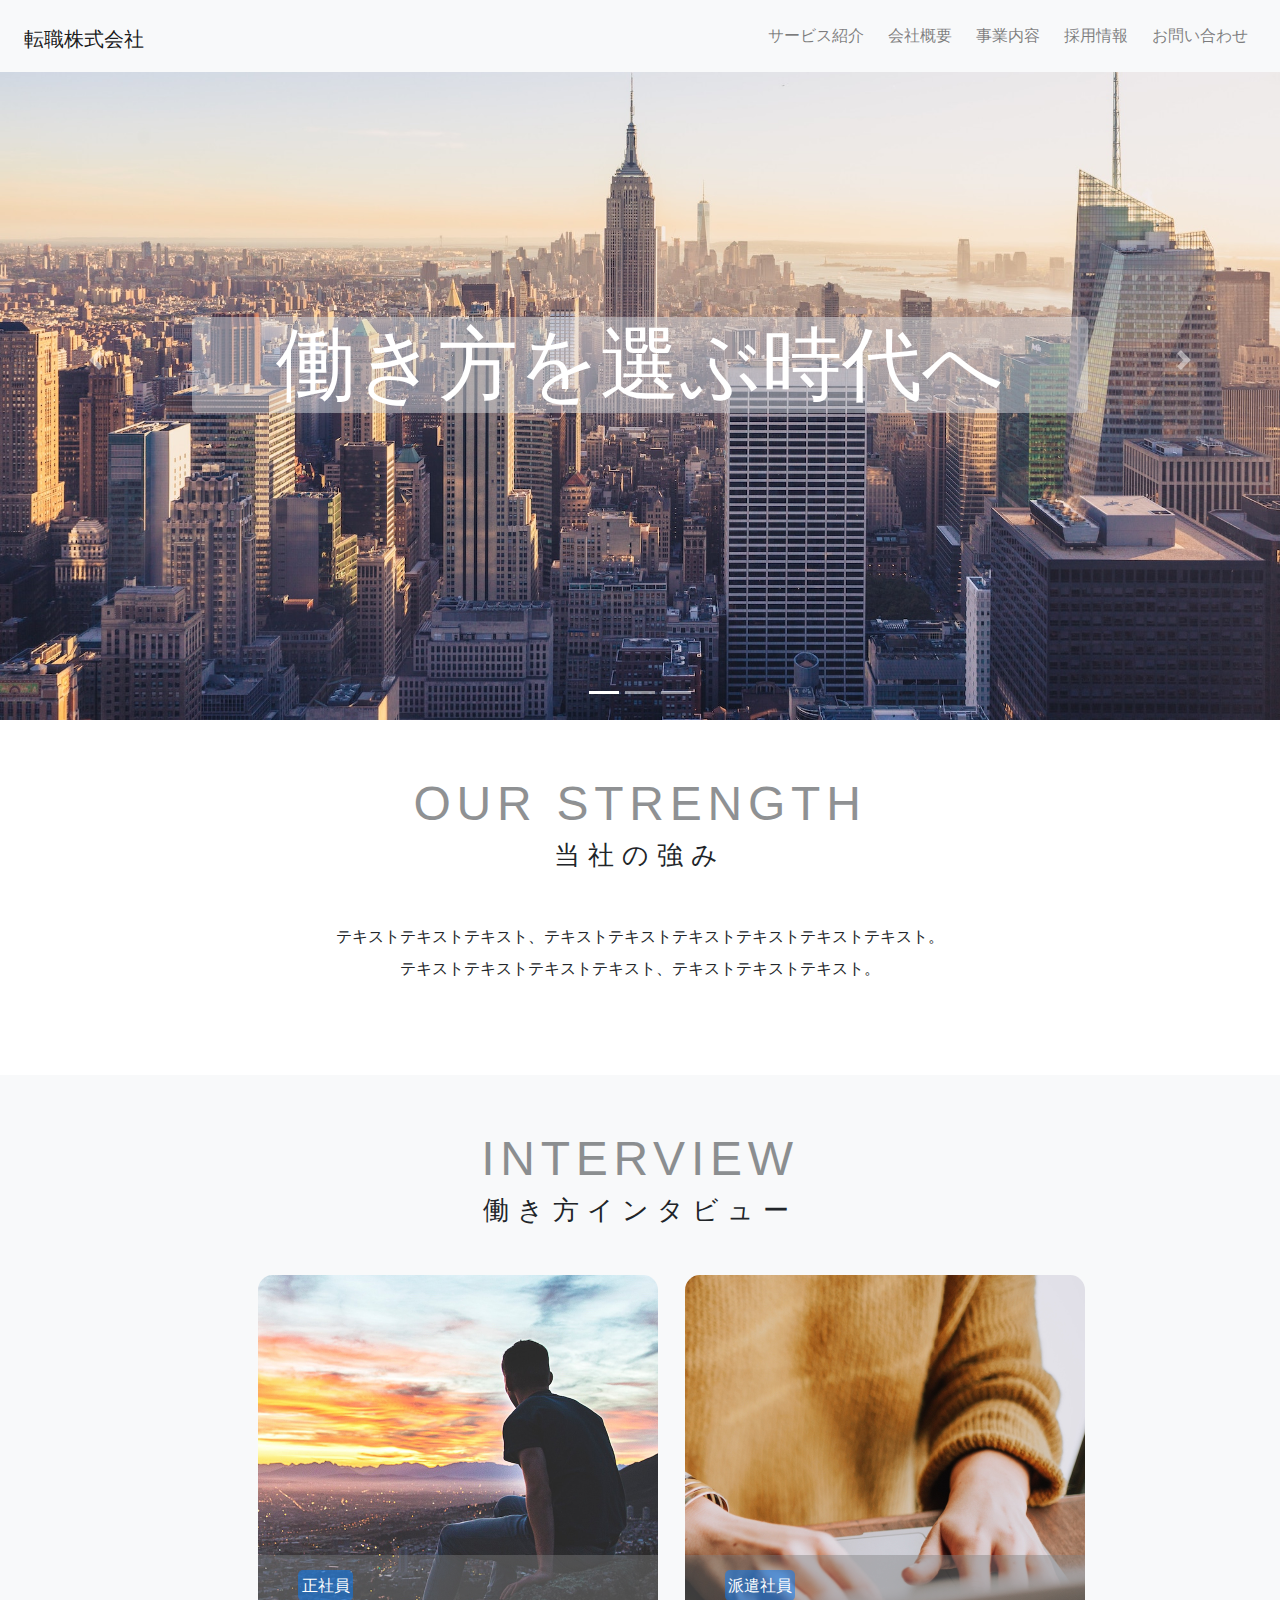
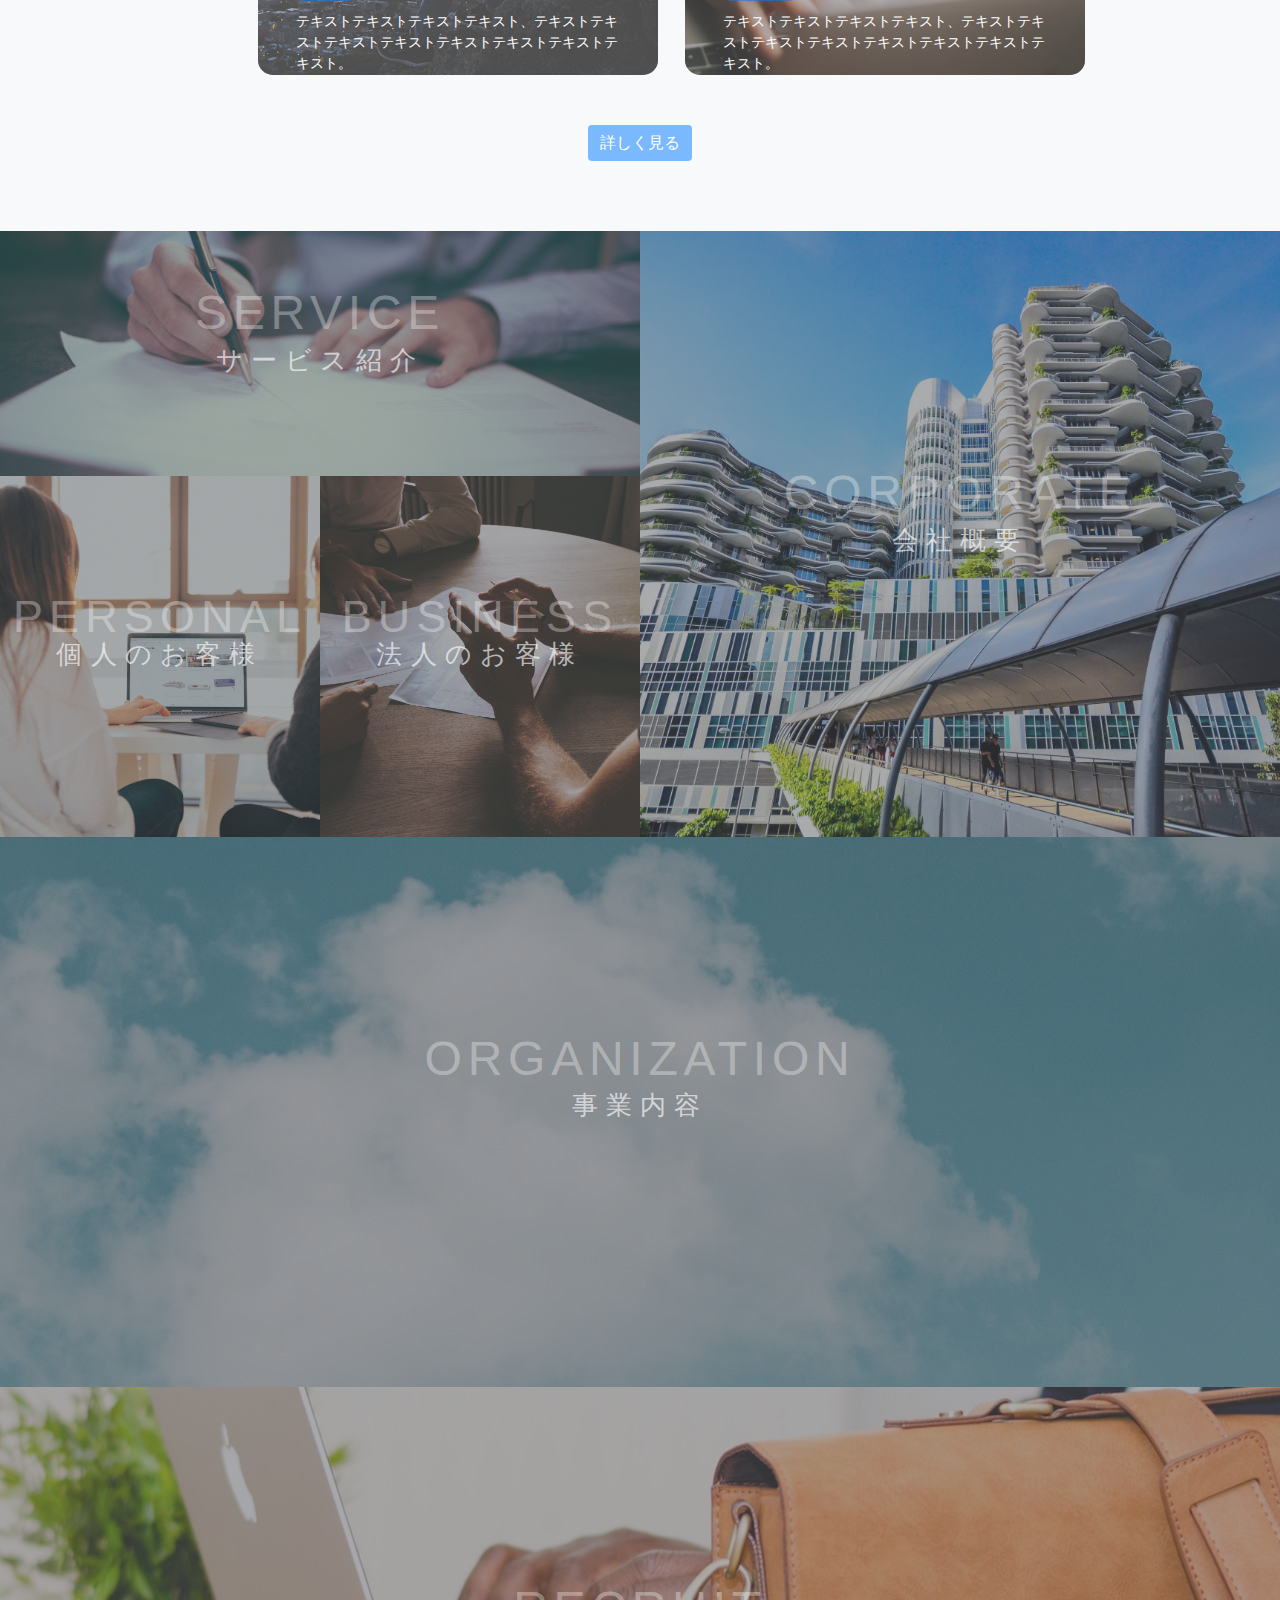
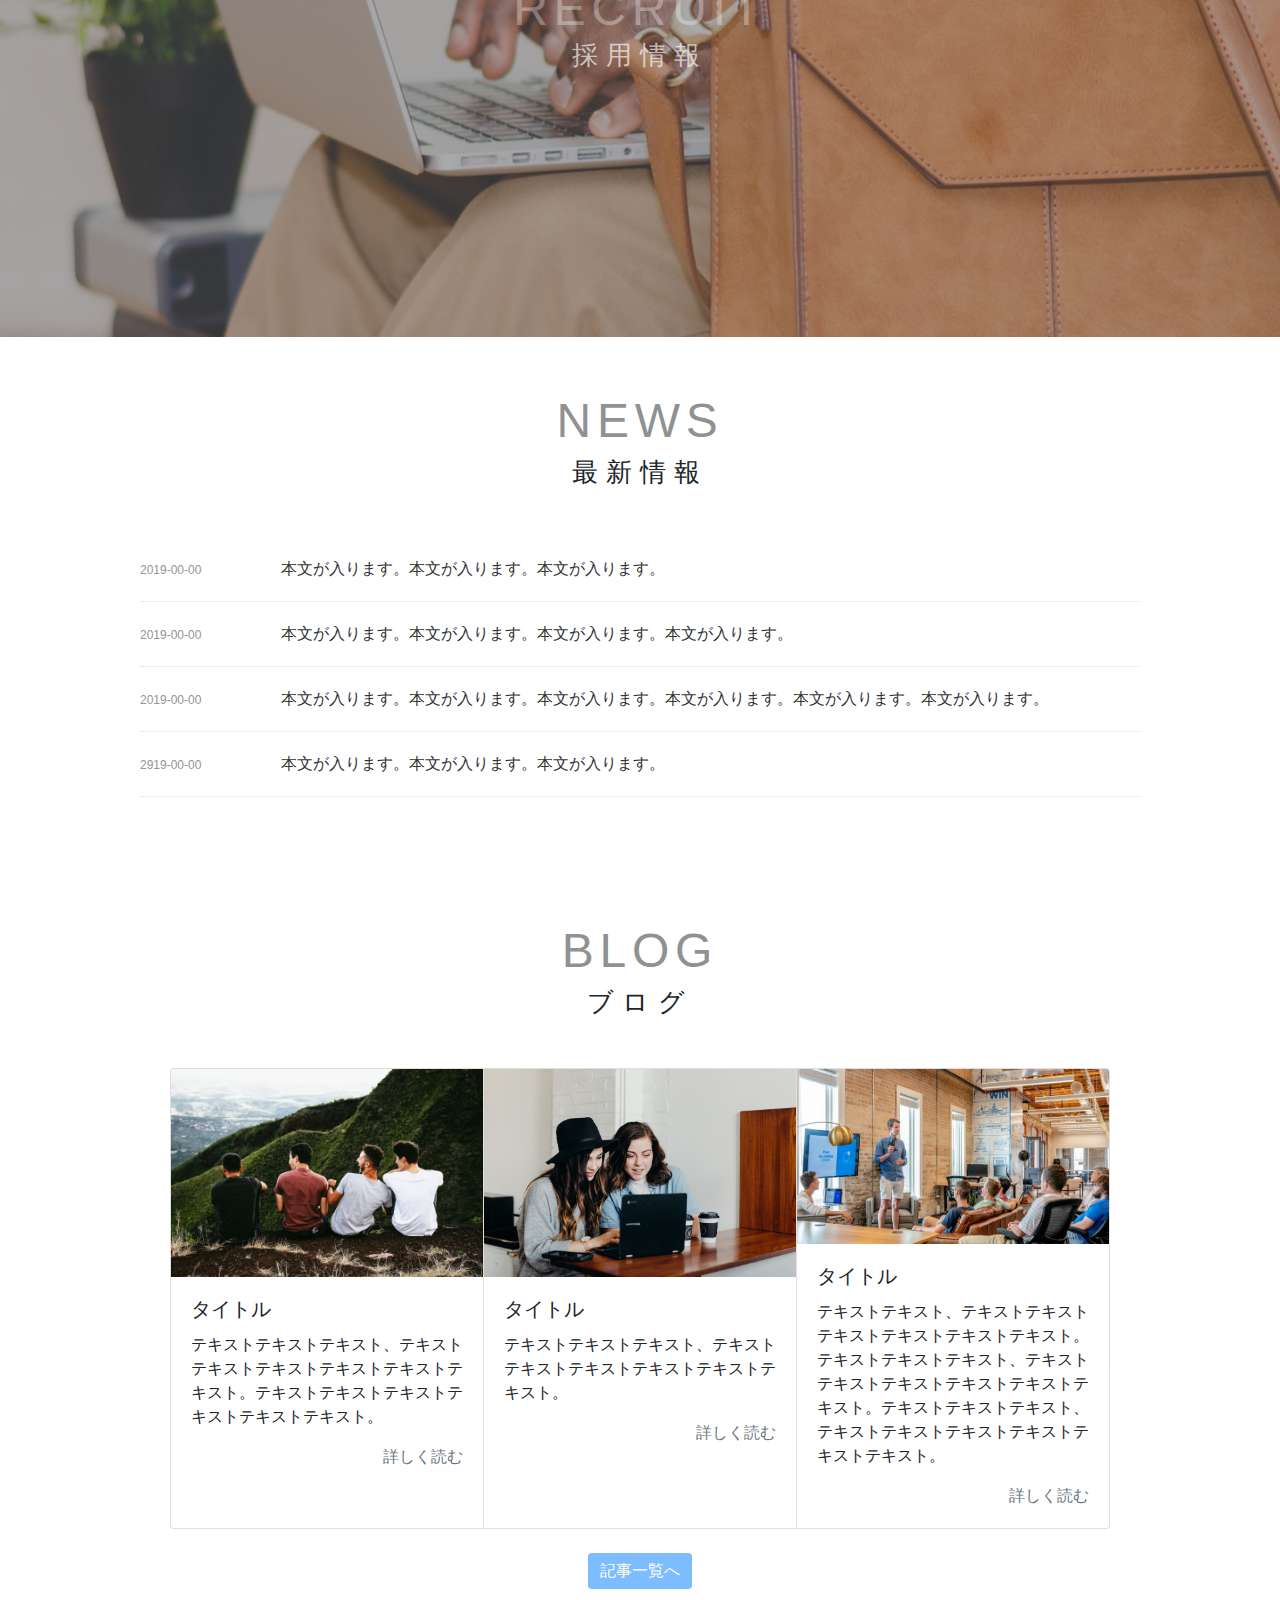
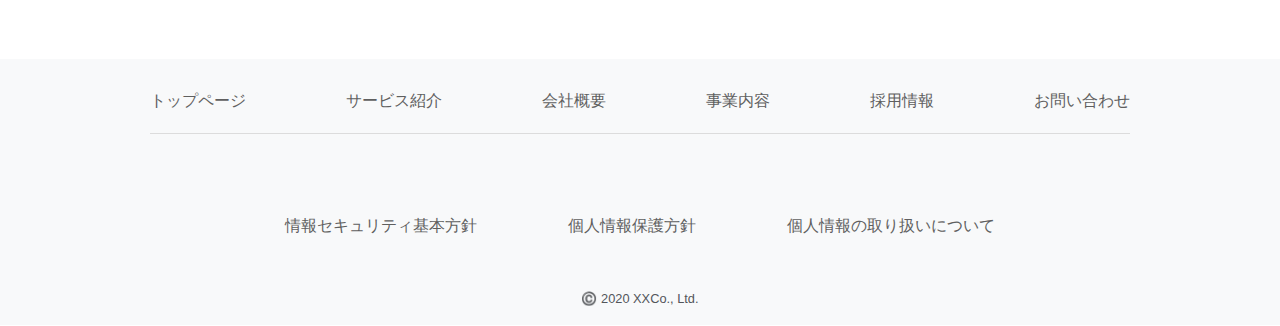
<file: index.html>
<!doctype html>
<html lang="ja">
  <head>
    <!-- Required meta tags -->
    <meta charset="utf-8">
    <meta name="viewport" content="width=device-width, initial-scale=1, shrink-to-fit=no">
    <meta name="description" content="web制作エンジニア ミモミのポートフォリオです。このサイトでは架空コーポレートサイトを示しています。">
    <meta name="author" content="MIMOMI.">
    <meta name="keywords" content="みもみ,MIMOMI.,ポートフォリオ,portfolio,okinawa,coder,web制作,架空コーポレートサイト制作">
    
    <!-- Bootstrap CSS -->
    <link rel="stylesheet" href="https://stackpath.bootstrapcdn.com/bootstrap/4.4.1/css/bootstrap.min.css" integrity="sha384-Vkoo8x4CGsO3+Hhxv8T/Q5PaXtkKtu6ug5TOeNV6gBiFeWPGFN9MuhOf23Q9Ifjh" crossorigin="anonymous">
    <!-- FontAwesome -->
  <link rel="stylesheet" href="https://use.fontawesome.com/releases/v5.7.2/css/all.css" integrity="sha384-fnmOCqbTlWIlj8LyTjo7mOUStjsKC4pOpQbqyi7RrhN7udi9RwhKkMHpvLbHG9Sr" crossorigin="anonymous">

    <link rel="stylesheet" type="text/css" href="style.css">
    <title>転職株式会社</title>
  </head>
  <body class="index">
    <nav class="navbar navbar-expand-lg navbar-light bg-light fixed-top">
      <h1><a class="navbar-brand ml-2" href="#">転職株式会社</a></h1>
      <button class="navbar-toggler" type="button" data-toggle="collapse" data-target="#navbarSupportedContent" aria-controls="navbarSupportedContent" aria-expanded="false" aria-label="Toggle navigation">
        <span class="navbar-toggler-icon"></span>
      </button>
    
      <div class="collapse navbar-collapse" id="navbarSupportedContent">
        <ul class="navbar-nav ml-auto">
          <li class="nav-item pr-2">
            <a class="nav-link" href="./service.html">サービス紹介</a>
          </li>
          <li class="nav-item pr-2">
            <a class="nav-link" href="./about.html">会社概要</a>
          </li>
          <li class="nav-item pr-2">
            <a class="nav-link" href="./organization.html">事業内容</a>
          </li>
          <li class="nav-item pr-2">
            <a class="nav-link" href="./recruit.html">採用情報</a>
          </li>
          <li class="nav-item pr-2">
            <a class="nav-link" href="./contact.html">お問い合わせ</a>
          </li>
        </ul>
      </div>
    </nav>
    <!-- メインキャッチアップ -->
    <div id="carouselExampleCaptions" class="carousel slide mb-5" data-ride="carousel">
      <ol class="carousel-indicators">
        <li data-target="#carouselExampleCaptions" data-slide-to="0" class="active"></li>
        <li data-target="#carouselExampleCaptions" data-slide-to="1"></li>
        <li data-target="#carouselExampleCaptions" data-slide-to="2"></li>
      </ol>
      <div class="carousel-inner">
        <div class="carousel-item">
          <img src="./img/carousel-item01.jpg" class="d-block w-100" alt="...">
          <div class="carousel-caption d-none d-md-block">
            <h5>働くをもっと自由に</h5>
          </div>
        </div>
        <div class="carousel-item">
          <img src="./img/carousel-item02.jpg" class="d-block  w-100" alt="...">
          <div class="carousel-caption d-none d-md-block">
            <h5>自分らしくあれる場所へ</h5>
          </div>
        </div>
        <div class="carousel-item active">
          <img src="./img/carousel-item03.jpg" class="d-block  w-100" alt="...">
          <div class="carousel-caption d-none d-md-block">
            <h5>働き方を選ぶ時代へ</h5>
          </div>
        </div>
      </div>
      <a class="carousel-control-prev" href="#carouselExampleCaptions" role="button" data-slide="prev">
        <span class="carousel-control-prev-icon" aria-hidden="true"></span>
        <span class="sr-only">Previous</span>
      </a>
      <a class="carousel-control-next" href="#carouselExampleCaptions" role="button" data-slide="next">
        <span class="carousel-control-next-icon" aria-hidden="true"></span>
        <span class="sr-only">Next</span>
      </a>
    </div>
    <!-- 当社の強み -->
    <div class="strength container">
      <div class="col-md-12">
        <div class="text-center">
          <p class="title">OUR STRENGTH</p>
          <h2 class="title-ja">当社の強み</h2>
        </div>
        <div class="text-center">
          <p class="strength-reason">テキストテキストテキスト、テキストテキストテキストテキストテキストテキスト。<br>テキストテキストテキストテキスト、テキストテキストテキスト。</p>
        </div>
      </div>
    </div>
    <!-- 働き方インタビュー -->
    <div class="interview container-fluid">
      <div class="col-md-12">
        <div class="text-center pt-5">
          <p class=" title">INTERVIEW</p>
          <h2 class="title-ja">働き方インタビュー</h2>
        </div>
      </div>     
      <div class="comment row">
        <div class="col-lg-4 col-md-6 col-12 comment1">
          <div class="comment-wrap">
            <img src="./img/interview01.jpg" class="interview-img" alt="">
            <div class="comment-text">
              <p class="classification">正社員</p>
              <p>テキストテキストテキストテキスト、テキストテキストテキストテキストテキストテキストテキストテキスト。
              </p>
            </div>
          </div>
        </div>
        <div class="col-lg-4 col-md-6 col-12 comment1">
          <div class="comment-wrap">
            <img src="./img/interview02.jpg" class="interview-img" alt="">
            <div class="comment-text">
              <p class="classification">派遣社員</p>
              <p>テキストテキストテキストテキスト、テキストテキストテキストテキストテキストテキストテキストテキスト。
              </p>
            </div>
          </div>
        </div>
      </div>
      <button type="button" class="btn btn-primary btn-md">詳しく見る</button>
    </div>
    <!-- サービス紹介と会社情報 -->
    <div class="picbox1-wrap">
      <ul class="picbox1">
        <li class="service-box">
          <ul>
            <li class="picbox-child picbox-full picbox-text service">
              <a href="./service.html">
                <div class="title-wrap">
                  <p class="title">SERVICE</p>
                  <h2 class="title-ja">サービス紹介</h2>
                </div>
              </a>
            </li>
            <li class="picbox-child picbox-quarter picbox-text personal">
              <a href="./service.html">
                <div class="title-wrap">
                  <p class="title">PERSONAL</p>
                  <h2 class="title-ja">個人のお客様</h2>
                </div>
              </a>
            </li>
            <li class="picbox-child picbox-quarter picbox-text business">
              <a href="./service.html">
                <div class="title-wrap">
                  <p class="title">BUSINESS</p>
                  <h2 class="title-ja">法人のお客様</h2>
                </div>
              </a>
            </li>
          </ul>
        </li>
        <li class="picbox-child picbox-half picbox-high picbox-text corporate">
          <a href="./about.html">
            <div class="title-wrap">
              <p class="title">CORPORATE</p>
              <h2 class="title-ja">会社概要</h2>
            </div>
          </a>
        </li>
      </ul>
    </div>
    <!-- 事業内容 -->
    <div class="picbox2-wrap">
      <div class="picbox2 picbox-text">
        <a href="./organization.html">
          <div class="title-wrap">
            <p class="title">ORGANIZATION</p>
            <h2 class="title-ja">事業内容</h2>
          </div>
        </a>
      </div>
    </div>
    <!-- 採用情報 -->
    <div class="picbox3-wrap">
      <div class="picbox3 picbox-text">
        <a href="./recruit.html">
          <div class="title-wrap">
            <p class="title">RECRUIT</p>
            <h2 class="title-ja">採用情報</h2>
          </div>
        </a>
      </div>
    </div>
    <!-- NEWS -->
    <div class="news">
      <div class="content-wrapper">
        <div class="text-center pt-5">
          <p class=" title">NEWS</p>
          <h2 class="title-ja">最新情報</h2>
        </div>
        <ul>
          <li><a href="#"><time>2019-00-00</time>本文が入ります。本文が入ります。本文が入ります。</a></li>
          <li><a href="#"><time>2019-00-00</time>本文が入ります。本文が入ります。本文が入ります。本文が入ります。</a></li>
          <li><a href="#"><time>2019-00-00</time>本文が入ります。本文が入ります。本文が入ります。本文が入ります。本文が入ります。本文が入ります。</a></li>
          <li><a href="#"><time>2919-00-00</time>本文が入ります。本文が入ります。本文が入ります。</a></li>
        </ul>
      </div>
    </div>
    <!-- ブログ -->
    <div class="blog">
      <div class="content-wrapper">
        <div class="text-center pt-5">
          <p class=" title">BLOG</p>
          <h2 class="title-ja">ブログ</h2>
        </div>
        <div class="container pb-4">
          <div class="col-12">
            <div class="card-group">
              <div class="card">
                <img src="./img/blog1.jpg" class="card-img-top" alt="...">
                <div class="card-body">
                  <h5 class="card-title">タイトル</h5>
                  <p class="card-text">テキストテキストテキスト、テキストテキストテキストテキストテキストテキスト。テキストテキストテキストテキストテキストテキスト。</p>
                  <a href="#" class="card-link text-right d-block text-secondary">詳しく読む</a>
                </div>
              </div>
              <div class="card">
                <img src="./img/blog2.jpg" class="card-img-top" alt="...">
                <div class="card-body">
                  <h5 class="card-title">タイトル</h5>
                  <p class="card-text">テキストテキストテキスト、テキストテキストテキストテキストテキストテキスト。</p>
                  <a href="#" class="card-link text-right d-block text-secondary">詳しく読む</a>
                </div>
              </div>
              <div class="card">
                <img src="./img/blog3.jpg" class="card-img-top" alt="...">
                <div class="card-body">
                  <h5 class="card-title">タイトル</h5>
                  <p class="card-text">テキストテキスト、テキストテキストテキストテキストテキストテキスト。テキストテキストテキスト、テキストテキストテキストテキストテキストテキスト。テキストテキストテキスト、テキストテキストテキストテキストテキストテキスト。</p>
                  <a href="#" class="card-link text-right d-block text-secondary">詳しく読む</a>
                </div>
              </div>
            </div>
          </div>
        </div>
        <button type="button" class="btn btn-primary btn-md">記事一覧へ</button>
      </div>
    </div>
    <!-- フッター -->
    <footer>
      <div class="footer-wrap">
        <ul>
          <li><a href="#">トップページ</a></li>
          <li><a href="./service.html">サービス紹介</a></li>
          <li><a href="./about.html">会社概要</a></li>
          <li><a href="./organization.html">事業内容</a></li>
          <li><a href="./recruit.html">採用情報</a></li>
          <li><a href="./contact.html">お問い合わせ</a></li>
        </ul>
      </div>
      <div class="footer-compliance">
        <ul>
          <li><a href="#">情報セキュリティ基本方針</a></li>
          <li><a href="#">個人情報保護方針</a></li>
          <li><a href="#">個人情報の取り扱いについて</a></li>
        </ul>
      </div> 
      <div class="copylight">
        <p><small lang="en"> ©️ 2020 XXCo., Ltd.</small></p>
      </div>
    </footer>

    <!-- Optional JavaScript -->
    <!-- jQuery first, then Popper.js, then Bootstrap JS -->
    <script src="https://code.jquery.com/jquery-3.4.1.slim.min.js" integrity="sha384-J6qa4849blE2+poT4WnyKhv5vZF5SrPo0iEjwBvKU7imGFAV0wwj1yYfoRSJoZ+n" crossorigin="anonymous"></script>
    <script src="https://cdn.jsdelivr.net/npm/popper.js@1.16.0/dist/umd/popper.min.js" integrity="sha384-Q6E9RHvbIyZFJoft+2mJbHaEWldlvI9IOYy5n3zV9zzTtmI3UksdQRVvoxMfooAo" crossorigin="anonymous"></script>
    <script src="https://stackpath.bootstrapcdn.com/bootstrap/4.4.1/js/bootstrap.min.js" integrity="sha384-wfSDF2E50Y2D1uUdj0O3uMBJnjuUD4Ih7YwaYd1iqfktj0Uod8GCExl3Og8ifwB6" crossorigin="anonymous"></script>
  </body>
</html>
</file>
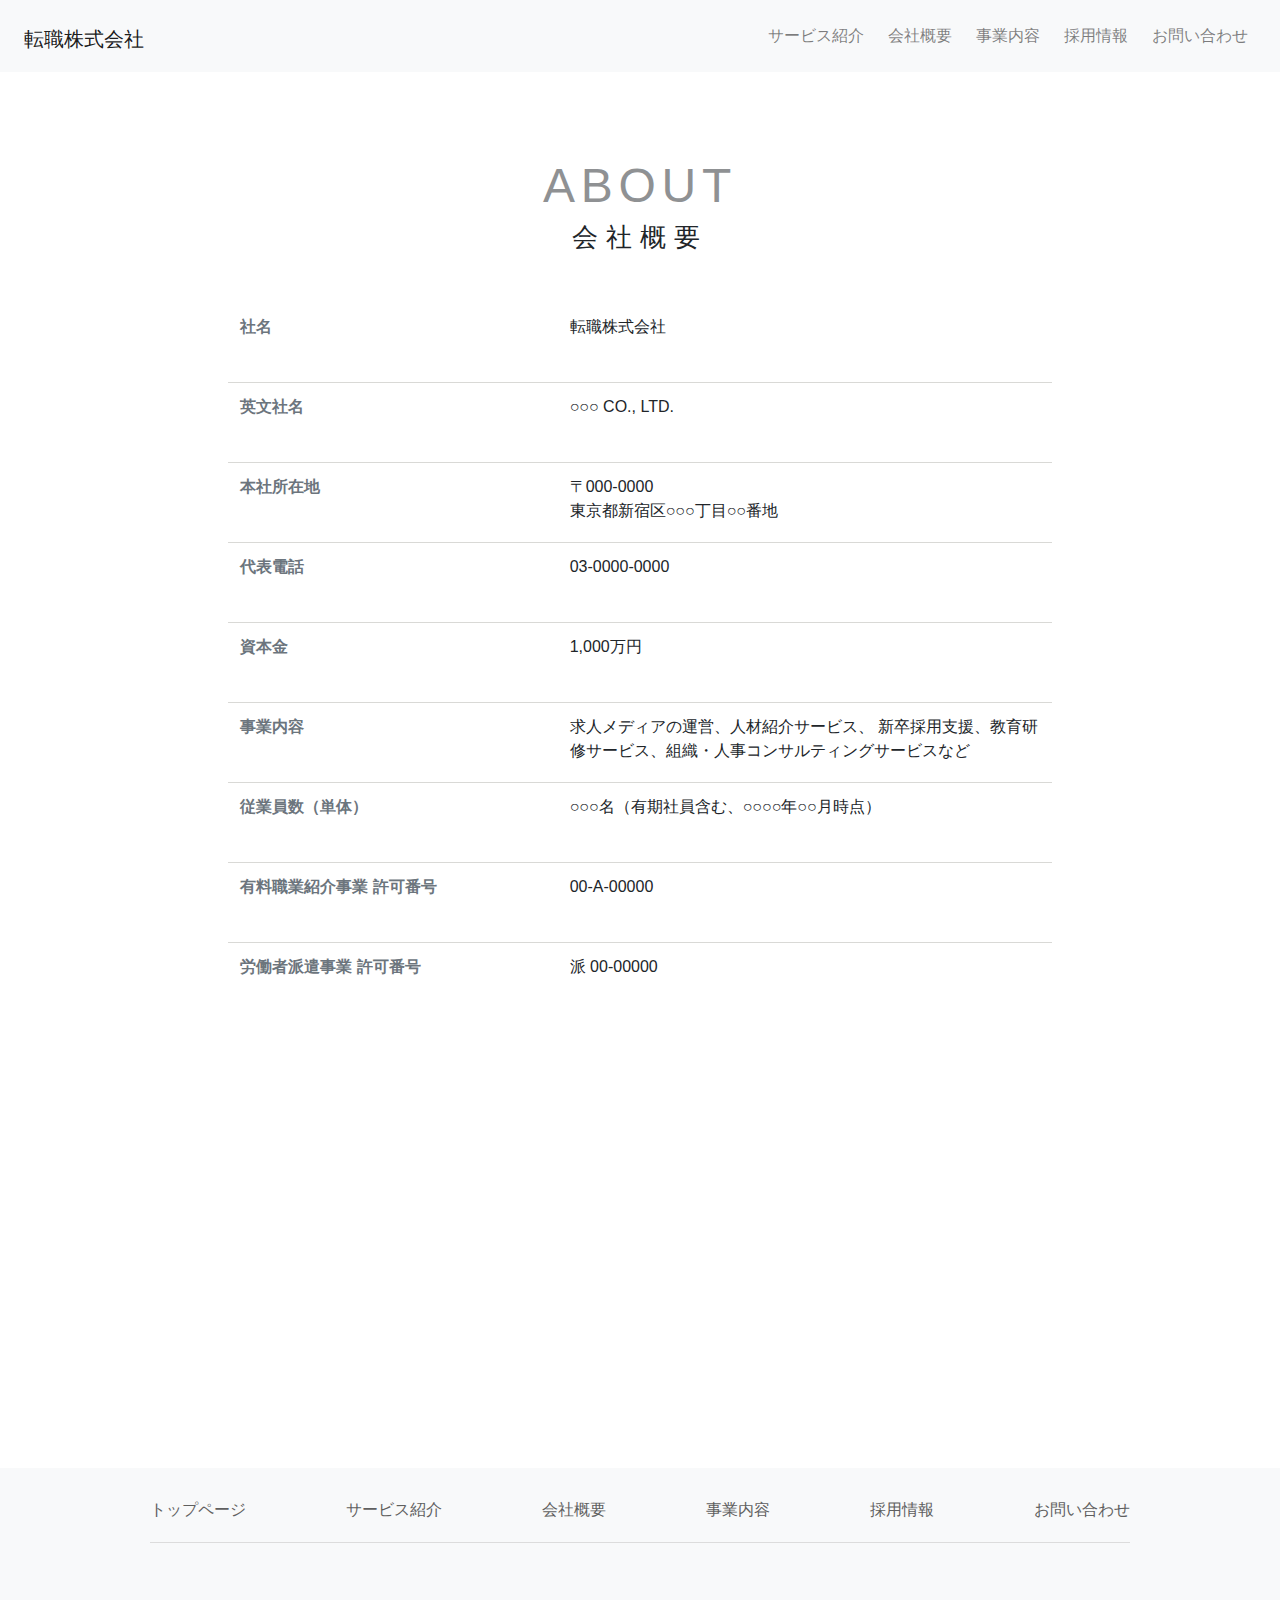
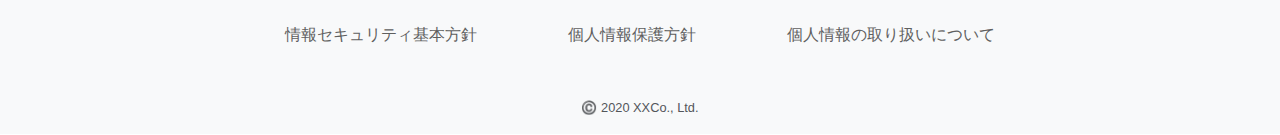
<file: about.html>
<!doctype html>
<html lang="ja">
  <head>
    <!-- Required meta tags -->
    <meta charset="utf-8">
    <meta name="viewport" content="width=device-width, initial-scale=1, shrink-to-fit=no">
    <meta name="description" content="web制作エンジニア ミモミのポートフォリオです。このサイトでは架空コーポレートサイトを示しています。">
    <meta name="author" content="MIMOMI.">
    <meta name="keywords" content="みもみ,MIMOMI.,ポートフォリオ,portfolio,okinawa,coder,web制作,架空コーポレートサイト制作">
    
    <!-- Bootstrap CSS -->
    <link rel="stylesheet" href="https://stackpath.bootstrapcdn.com/bootstrap/4.4.1/css/bootstrap.min.css" integrity="sha384-Vkoo8x4CGsO3+Hhxv8T/Q5PaXtkKtu6ug5TOeNV6gBiFeWPGFN9MuhOf23Q9Ifjh" crossorigin="anonymous">

    <!-- FontAwesome -->
  <link rel="stylesheet" href="https://use.fontawesome.com/releases/v5.7.2/css/all.css" integrity="sha384-fnmOCqbTlWIlj8LyTjo7mOUStjsKC4pOpQbqyi7RrhN7udi9RwhKkMHpvLbHG9Sr" crossorigin="anonymous">

    <link rel="stylesheet" type="text/css" href="style.css">
    <title>転職株式会社</title>
  </head>
  <body>
    <!-- ナビ -->
    <nav class="navbar navbar-expand-lg navbar-light bg-light fixed-top">
      <h1><a class="navbar-brand ml-2" href="./index.html">転職株式会社</a></h1>
      <button class="navbar-toggler" type="button" data-toggle="collapse" data-target="#navbarSupportedContent" aria-controls="navbarSupportedContent" aria-expanded="false" aria-label="Toggle navigation">
        <span class="navbar-toggler-icon"></span>
      </button>
    
      <div class="collapse navbar-collapse" id="navbarSupportedContent">
        <ul class="navbar-nav ml-auto">
          <li class="nav-item pr-2">
            <a class="nav-link" href="./service.html">サービス紹介</a>
          </li>
          <li class="nav-item pr-2">
            <a class="nav-link" href="./about.html">会社概要</a>
          </li>
          <li class="nav-item pr-2">
            <a class="nav-link" href="./organization.html">事業内容</a>
          </li>
          <li class="nav-item pr-2">
            <a class="nav-link" href="./recruit.html">採用情報</a>
          </li>
          <li class="nav-item pr-2">
            <a class="nav-link" href="#">お問い合わせ</a>
          </li>
        </ul>
      </div>
    </nav>

  <!-- 会社概要 -->
  <div class="about">
    <div class="container col-md-8 col-ms-10">
      <div class="text-center">
        <p class="title">ABOUT</p>
        <h2 class="title-ja">会社概要</h2>
      </div>
      <!-- <div class="overview"> -->
      <table class="table table-borderless">
        <tbody class="text-left">
          <tr>
            <th scope="col" class="table-th text-secondary">社名</th>
            <th scope="col" class="font-weight-normal">転職株式会社</th>
          </tr>
          <tr>
            <th scope="row" class="text-secondary">英文社名</th>
            <td>○○○ CO., LTD.</td>
          </tr>
          <tr>
            <th scope="row" class="text-secondary">本社所在地</th>
            <td>〒000-0000<br>
              東京都新宿区○○○丁目○○番地</td>
          </tr>
          <tr>
            <th scope="row" class="text-secondary">代表電話</th>
            <td><span class="tel" data-number="0300000000">03-0000-0000</span></td>
          </tr>
          <tr>
            <th scope="row" class="text-secondary">資本金</th>
            <td>1,000万円</td>
          </tr>
          <tr>
            <th scope="row" class="text-secondary">事業内容</th>
            <td> 求人メディアの運営、人材紹介サービス、 新卒採用支援、教育研修サービス、組織・人事コンサルティングサービスなど</td>
          </tr>
          <tr>
            <th scope="row" class="text-secondary">従業員数（単体）</th>
            <td>○○○名（有期社員含む、○○○○年○○月時点）</td>
          </tr>
          <tr>
            <th scope="row" class="text-secondary">有料職業紹介事業 許可番号</th>
            <td>00-A-00000</td>
          </tr>
          <tr>
            <th scope="row" class="text-secondary">労働者派遣事業 許可番号</th>
            <td>派 00-00000</td>
          </tr>
        </tbody>
      </table>
      <!-- </div> -->
    </div>
    <div class="map">
      <iframe src="https://www.google.com/maps/embed?pb=!1m18!1m12!1m3!1d3389.983146449345!2d139.7260105786358!3d35.68590007566684!2m3!1f0!2f0!3f0!3m2!1i1024!2i768!4f13.1!3m3!1m2!1s0x60188c8a228fd68d%3A0x5400c08a1242a4f0!2z5Zub44OE6LC36aeF!5e0!3m2!1sja!2sjp!4v1579590877701!5m2!1sja!2sjp" width="1200" height="422" frameborder="0" style="border:0; margin-right: calc(50% - 50vw); margin-left: calc(50% - 50vw); max-width: none; width: 100vw" allowfullscreen=""></iframe>
    </div>
    <!-- フッター -->
    <footer>
      <div class="footer-wrap">
        <ul>
          <li><a href="./index.html">トップページ</a></li>
          <li><a href="./service.html">サービス紹介</a></li>
          <li><a href="./about.html">会社概要</a></li>
          <li><a href="./organization.html">事業内容</a></li>
          <li><a href="./recruit.html">採用情報</a></li>
          <li><a href="#">お問い合わせ</a></li>
        </ul>
      </div>
      <div class="footer-compliance">
        <ul>
          <li><a href="#">情報セキュリティ基本方針</a></li>
          <li><a href="#">個人情報保護方針</a></li>
          <li><a href="#">個人情報の取り扱いについて</a></li>
        </ul>
      </div> 
      <div class="copylight">
        <p><small lang="en"> ©️ 2020 XXCo., Ltd.</small></p>
      </div>
    </footer>
  </div>
  </body>
  <!-- Optional JavaScript -->
  <!-- jQuery first, then Popper.js, then Bootstrap JS -->
  <script src="https://code.jquery.com/jquery-3.4.1.slim.min.js" integrity="sha384-J6qa4849blE2+poT4WnyKhv5vZF5SrPo0iEjwBvKU7imGFAV0wwj1yYfoRSJoZ+n" crossorigin="anonymous"></script>
  <script src="https://cdn.jsdelivr.net/npm/popper.js@1.16.0/dist/umd/popper.min.js" integrity="sha384-Q6E9RHvbIyZFJoft+2mJbHaEWldlvI9IOYy5n3zV9zzTtmI3UksdQRVvoxMfooAo" crossorigin="anonymous"></script>
  <script src="https://stackpath.bootstrapcdn.com/bootstrap/4.4.1/js/bootstrap.min.js" integrity="sha384-wfSDF2E50Y2D1uUdj0O3uMBJnjuUD4Ih7YwaYd1iqfktj0Uod8GCExl3Og8ifwB6" crossorigin="anonymous"></script>
</body>
</html>
</file>
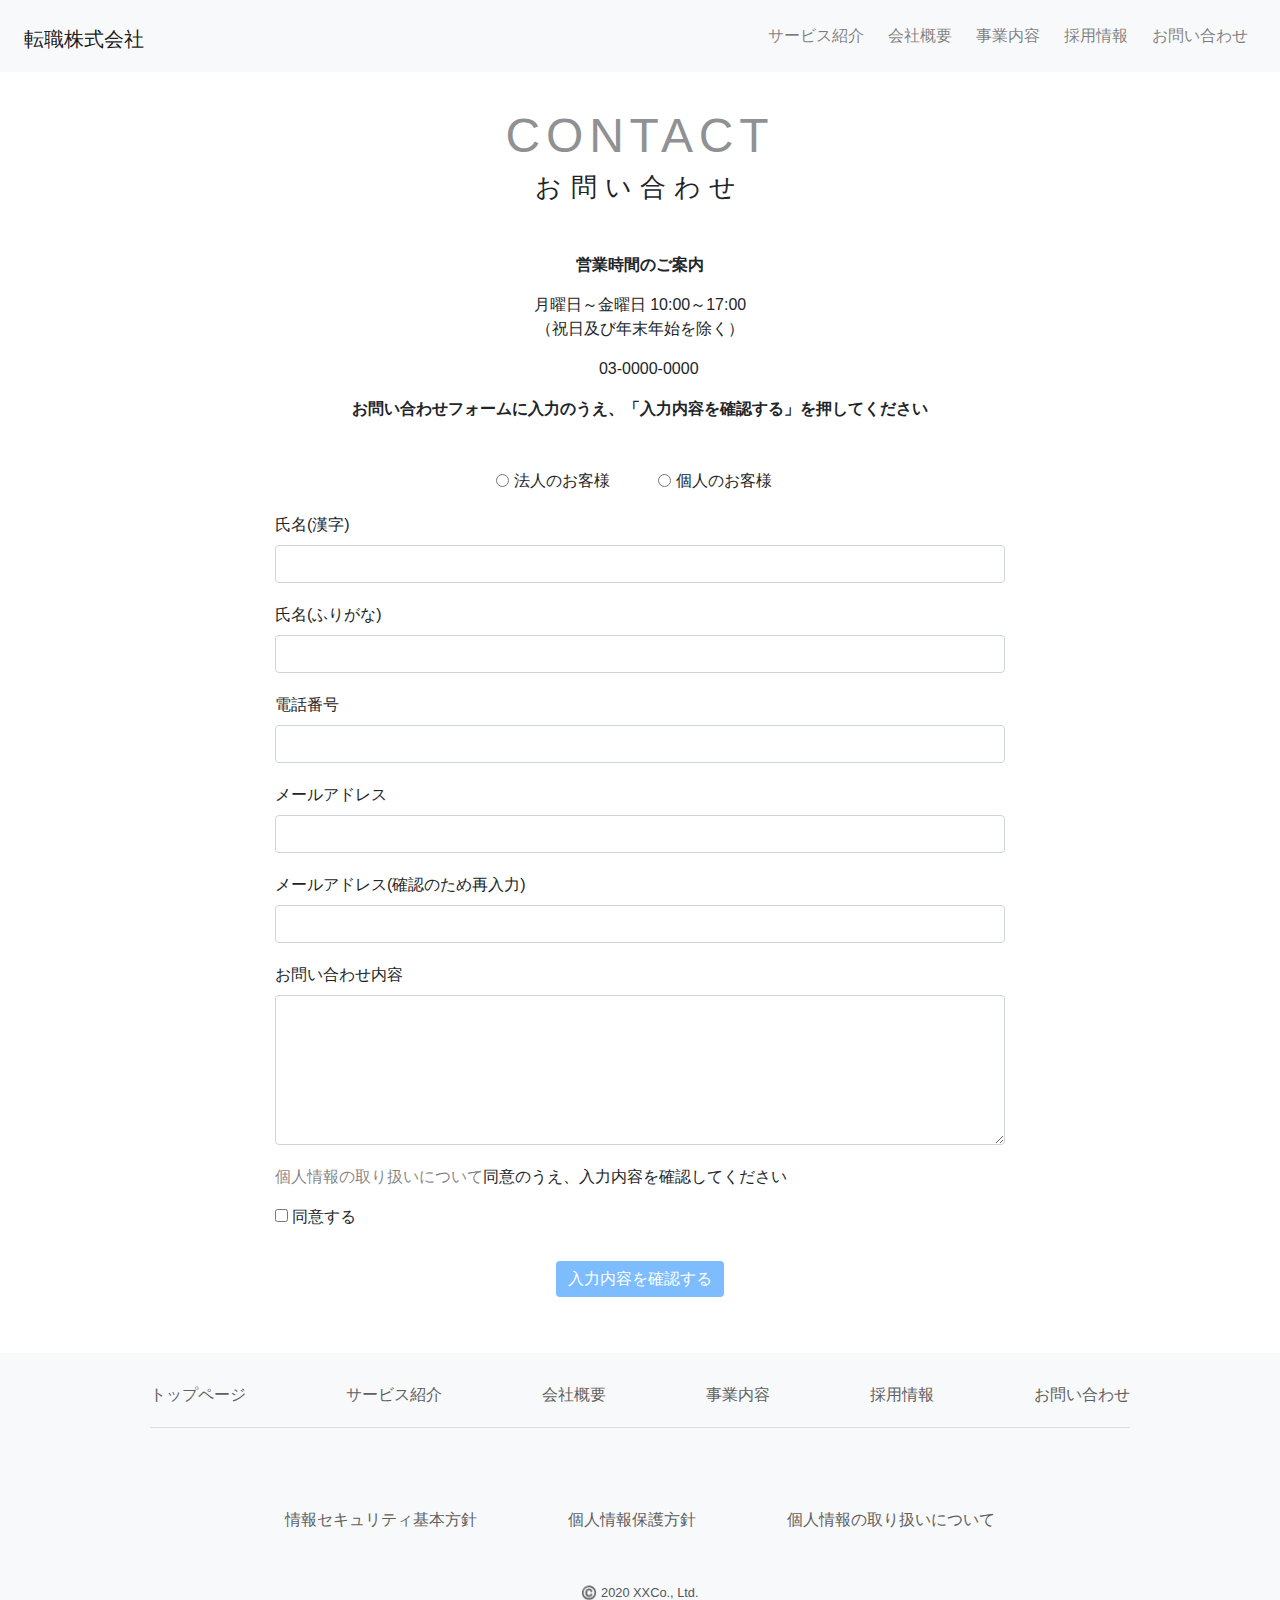
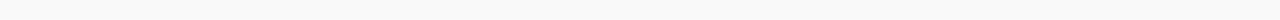
<file: contact.html>
<!doctype html>
<html lang="ja">
  <head>
    <!-- Required meta tags -->
    <meta charset="utf-8">
    <meta name="viewport" content="width=device-width, initial-scale=1, shrink-to-fit=no">
    <meta name="description" content="web制作エンジニア ミモミのポートフォリオです。このサイトでは架空コーポレートサイトを示しています。">
    <meta name="author" content="MIMOMI.">
    <meta name="keywords" content="みもみ,MIMOMI.,ポートフォリオ,portfolio,okinawa,coder,web制作,架空コーポレートサイト制作">
    
    <!-- Bootstrap CSS -->
    <link rel="stylesheet" href="https://stackpath.bootstrapcdn.com/bootstrap/4.4.1/css/bootstrap.min.css" integrity="sha384-Vkoo8x4CGsO3+Hhxv8T/Q5PaXtkKtu6ug5TOeNV6gBiFeWPGFN9MuhOf23Q9Ifjh" crossorigin="anonymous">

    <!-- FontAwesome -->
  <link rel="stylesheet" href="https://use.fontawesome.com/releases/v5.7.2/css/all.css" integrity="sha384-fnmOCqbTlWIlj8LyTjo7mOUStjsKC4pOpQbqyi7RrhN7udi9RwhKkMHpvLbHG9Sr" crossorigin="anonymous">

    <link rel="stylesheet" type="text/css" href="style.css">
    <title>転職株式会社</title>
  </head>
  <body>
    <!-- ナビ -->
    <nav class="navbar navbar-expand-lg navbar-light bg-light fixed-top">
      <h1><a class="navbar-brand ml-2" href="./index.html">転職株式会社</a></h1>
      <button class="navbar-toggler" type="button" data-toggle="collapse" data-target="#navbarSupportedContent" aria-controls="navbarSupportedContent" aria-expanded="false" aria-label="Toggle navigation">
        <span class="navbar-toggler-icon"></span>
      </button>
    
      <div class="collapse navbar-collapse" id="navbarSupportedContent">
        <ul class="navbar-nav ml-auto">
          <li class="nav-item pr-2">
            <a class="nav-link" href="./service.html">サービス紹介</a>
          </li>
          <li class="nav-item pr-2">
            <a class="nav-link" href="./about.html">会社概要</a>
          </li>
          <li class="nav-item pr-2">
            <a class="nav-link" href="./organization.html">事業内容</a>
          </li>
          <li class="nav-item pr-2">
            <a class="nav-link" href="./recruit.html">採用情報</a>
          </li>
          <li class="nav-item pr-2">
            <a class="nav-link" href="./contact.html">お問い合わせ</a>
          </li>
        </ul>
      </div>
    </nav>

  <!-- お問い合わせ -->
  <div class="contact">
    <div class="container col-md-8 col-ms-10 mb-5">
      <div class="text-center">
        <p class="title">CONTACT</p>
        <h2 class="title-ja">お問い合わせ</h2>
      </div>
      <div class="container text-center">
        <p class="font-weight-bolder">営業時間のご案内</p>
        <p>月曜日～金曜日 10:00～17:00
          <br>
          （祝日及び年末年始を除く）</p>
        <div>
          <!-- <i class="fas fa-phone-alt fa-2x"></i> -->
          <p><span class="phone"></span>03-0000-0000</p>
        </div>
        <p class="font-weight-bolder">お問い合わせフォームに入力のうえ、「入力内容を確認する」を押してください</p>
      </div>
    </div>
    <form class="container">
      <div class="row">
        <div class="col-md-8 mx-auto">
          <div class="form-group radio-wrap">
            <div class="form-check form-check-inline mr-5">
              <input class="form-check-input" type="radio" name="inlineRadioOptions" id="inlineRadio1" value="option1">
              <label class="form-check-label" for="inlineRadio1">法人のお客様</label>
            </div>
            <div class="form-check form-check-inline">
              <input class="form-check-input" type="radio" name="inlineRadioOptions" id="inlineRadio2" value="option2">
              <label class="form-check-label" for="inlineRadio2">個人のお客様</label>
            </div>
          </div>
          <div class="form-group">
            <label>氏名(漢字)</label>
            <input type="text" class="form-control">
          </div>
          <div class="form-group">
            <label>氏名(ふりがな)</label>
            <input type="text" class="form-control">
          </div>
          <div class="form-group">
            <label>電話番号</label>
            <input type="text" class="form-control">
          </div>
          <div class="form-group">
            <label>メールアドレス</label>
            <input type="text" class="form-control">
          </div>
          <div class="form-group">
            <label>メールアドレス(確認のため再入力)</label>
            <input type="text" class="form-control">
          </div>
          <div class="form-group">
            <label>お問い合わせ内容</label>
            <textarea class="form-control your-message" rows="3"></textarea>
          </div>
          <p class="privacy-text"><a class="text-black-50" href="#" target="_blank">個人情報の取り扱いについて</a>同意のうえ、入力内容を確認してください</p>
          <label class="privacy">
            <input type="checkbox" name="" value="1">
            <span class="checkbox-icon"></span>同意する
          </label>
          <div class="">
            <button type="submit" class="btn btn-primary my-4">入力内容を確認する</button>
          </div>
        </div>
      </div>
    </form>
    <!-- フッター -->
    <footer>
      <div class="footer-wrap">
        <ul>
          <li><a href="./index.html">トップページ</a></li>
          <li><a href="./service.html">サービス紹介</a></li>
          <li><a href="./about.html">会社概要</a></li>
          <li><a href="./organization.html">事業内容</a></li>
          <li><a href="./recruit.html">採用情報</a></li>
          <li><a href="./contact.html">お問い合わせ</a></li>
        </ul>
      </div>
      <div class="footer-compliance">
        <ul>
          <li><a href="#">情報セキュリティ基本方針</a></li>
          <li><a href="#">個人情報保護方針</a></li>
          <li><a href="#">個人情報の取り扱いについて</a></li>
        </ul>
      </div> 
      <div class="copylight">
        <p><small lang="en"> ©️ 2020 XXCo., Ltd.</small></p>
      </div>
    </footer>
  </div>
  </body>
  <!-- Optional JavaScript -->
  <!-- jQuery first, then Popper.js, then Bootstrap JS -->
  <script src="https://code.jquery.com/jquery-3.4.1.slim.min.js" integrity="sha384-J6qa4849blE2+poT4WnyKhv5vZF5SrPo0iEjwBvKU7imGFAV0wwj1yYfoRSJoZ+n" crossorigin="anonymous"></script>
  <script src="https://cdn.jsdelivr.net/npm/popper.js@1.16.0/dist/umd/popper.min.js" integrity="sha384-Q6E9RHvbIyZFJoft+2mJbHaEWldlvI9IOYy5n3zV9zzTtmI3UksdQRVvoxMfooAo" crossorigin="anonymous"></script>
  <script src="https://stackpath.bootstrapcdn.com/bootstrap/4.4.1/js/bootstrap.min.js" integrity="sha384-wfSDF2E50Y2D1uUdj0O3uMBJnjuUD4Ih7YwaYd1iqfktj0Uod8GCExl3Og8ifwB6" crossorigin="anonymous"></script>
</body>
</html>
</file>
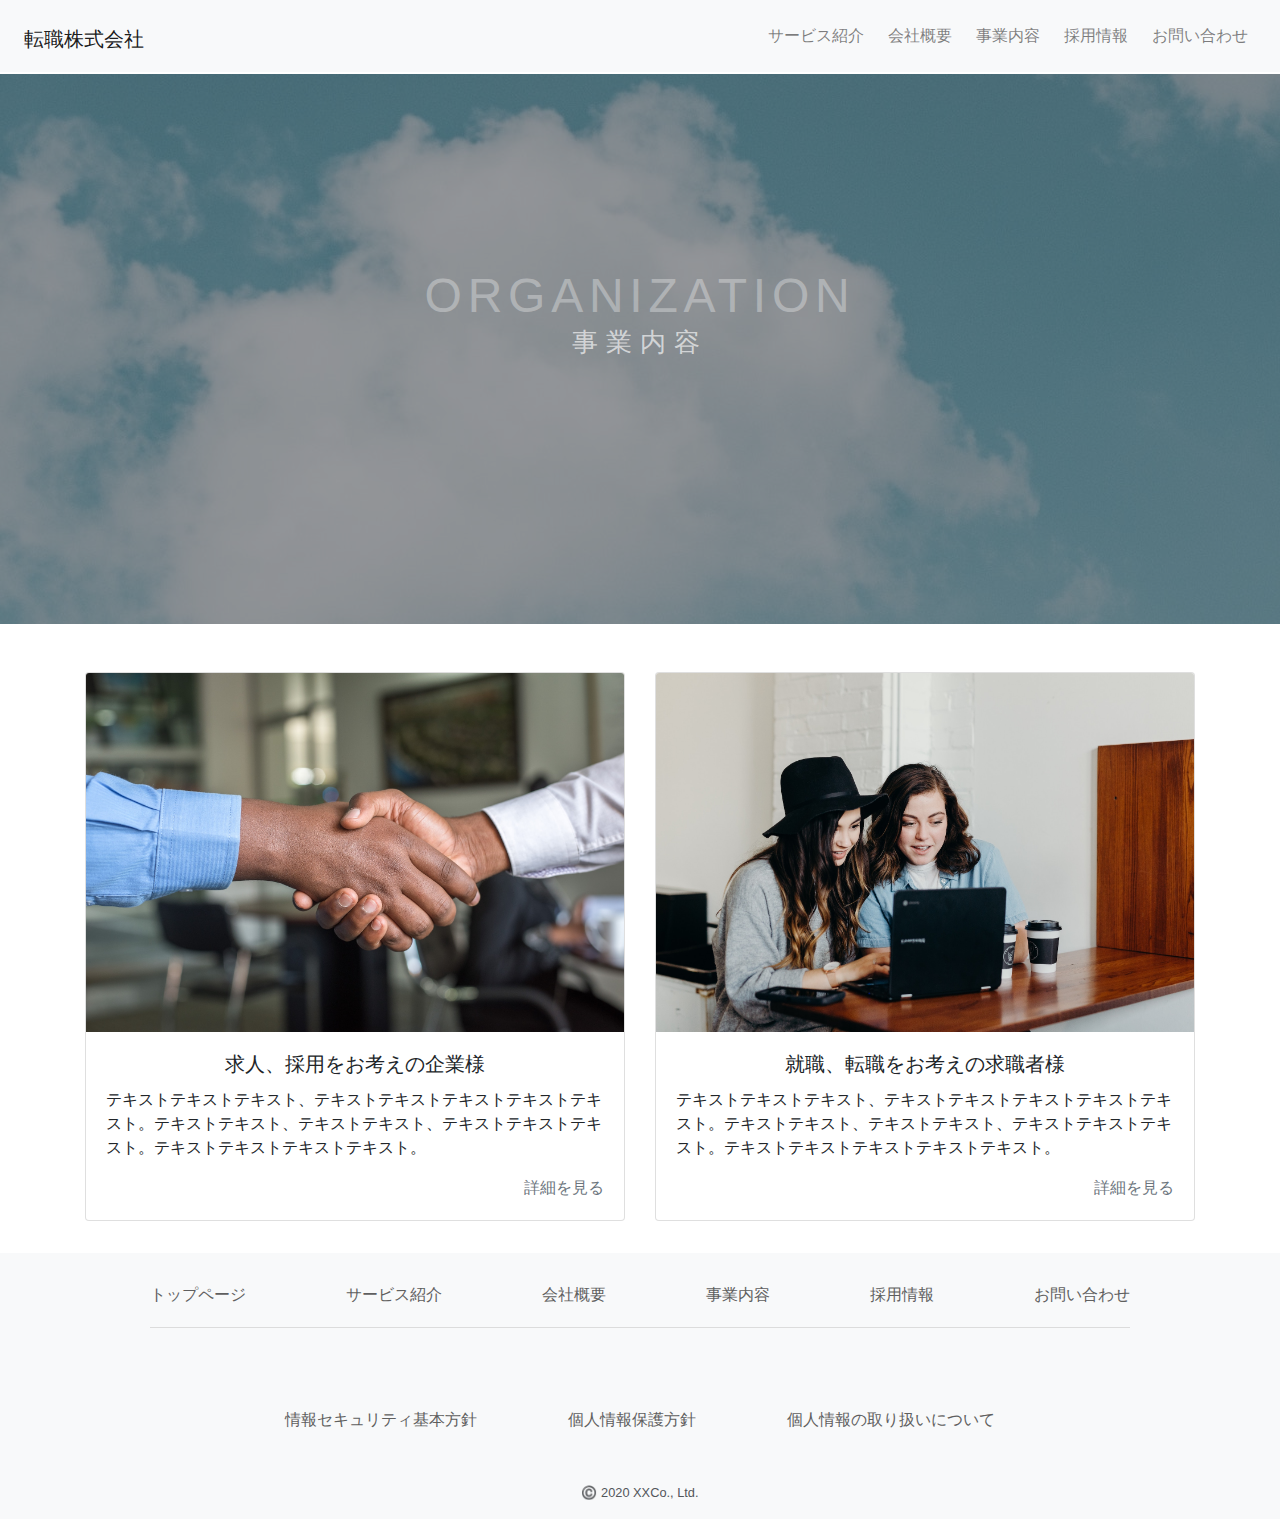
<file: organization.html>
<!doctype html>
<html lang="ja">
  <head>
    <!-- Required meta tags -->
    <meta charset="utf-8">
    <meta name="viewport" content="width=device-width, initial-scale=1, shrink-to-fit=no">
    <meta name="description" content="web制作エンジニア ミモミのポートフォリオです。このサイトでは架空コーポレートサイトを示しています。">
    <meta name="author" content="MIMOMI.">
    <meta name="keywords" content="みもみ,MIMOMI.,ポートフォリオ,portfolio,okinawa,coder,web制作,架空コーポレートサイト制作">
    
    <!-- Bootstrap CSS -->
    <link rel="stylesheet" href="https://stackpath.bootstrapcdn.com/bootstrap/4.4.1/css/bootstrap.min.css" integrity="sha384-Vkoo8x4CGsO3+Hhxv8T/Q5PaXtkKtu6ug5TOeNV6gBiFeWPGFN9MuhOf23Q9Ifjh" crossorigin="anonymous">

    <!-- FontAwesome -->
  <link rel="stylesheet" href="https://use.fontawesome.com/releases/v5.7.2/css/all.css" integrity="sha384-fnmOCqbTlWIlj8LyTjo7mOUStjsKC4pOpQbqyi7RrhN7udi9RwhKkMHpvLbHG9Sr" crossorigin="anonymous">

    <link rel="stylesheet" type="text/css" href="style.css">
    <title>転職株式会社</title>
  </head>
  <body>
    <!-- ナビ -->
    <nav class="navbar navbar-expand-lg navbar-light bg-light fixed-top">
      <h1><a class="navbar-brand ml-2" href="./index.html">転職株式会社</a></h1>
      <button class="navbar-toggler" type="button" data-toggle="collapse" data-target="#navbarSupportedContent" aria-controls="navbarSupportedContent" aria-expanded="false" aria-label="Toggle navigation">
        <span class="navbar-toggler-icon"></span>
      </button>
    
      <div class="collapse navbar-collapse" id="navbarSupportedContent">
        <ul class="navbar-nav ml-auto">
          <li class="nav-item pr-2">
            <a class="nav-link" href="./service.html">サービス紹介</a>
          </li>
          <li class="nav-item pr-2">
            <a class="nav-link" href="./about.html">会社概要</a>
          </li>
          <li class="nav-item pr-2">
            <a class="nav-link" href="./organization.html">事業内容</a>
          </li>
          <li class="nav-item pr-2">
            <a class="nav-link" href="./recruit.html">採用情報</a>
          </li>
          <li class="nav-item pr-2">
            <a class="nav-link" href="./contact.html">お問い合わせ</a>
          </li>
        </ul>
      </div>
    </nav>
    <div class="organization">
      <div class="picbox2-wrap mb-5">
        <div class="picbox2 picbox-text">
          <a href="./organization.html">
            <div class="title-wrap">
              <p class="title">ORGANIZATION</p>
              <h2 class="title-ja">事業内容</h2>
            </div>
          </a>
        </div>
      </div> 
      <div class="container">
        <div class="card-deck">
          <div class="card">
            <img src="./img/company.jpg" class="card-img-top" alt="...">
            <div class="card-body">
              <h5 class="card-title text-center">求人、採用をお考えの企業様</h5>
              <p class="card-text">テキストテキストテキスト、テキストテキストテキストテキストテキスト。テキストテキスト、テキストテキスト、テキストテキストテキスト。テキストテキストテキストテキスト。</p>
              <p class="card-text text-right"><a href="#" class="text-muted">詳細を見る</a></p>
            </div>
          </div>
          <div class="card">
            <img src="./img/private-person.jpg" class="card-img-top" alt="...">
            <div class="card-body">
              <h5 class="card-title text-center">就職、転職をお考えの求職者様</h5>
              <p class="card-text">テキストテキストテキスト、テキストテキストテキストテキストテキスト。テキストテキスト、テキストテキスト、テキストテキストテキスト。テキストテキストテキストテキストテキスト。</p>
              <p class="card-text text-right"><a href="#" class="text-muted">詳細を見る</a></p>
            </div>
          </div>
        </div>
      </div>
      <!-- フッター -->
      <footer>
        <div class="footer-wrap">
          <ul>
            <li><a href="./index.html">トップページ</a></li>
            <li><a href="./service.html">サービス紹介</a></li>
            <li><a href="./about.html">会社概要</a></li>
            <li><a href="./organization.html">事業内容</a></li>
            <li><a href="./recruit.html">採用情報</a></li>
            <li><a href="./contact.html">お問い合わせ</a></li>
          </ul>
        </div>
        <div class="footer-compliance">
          <ul>
            <li><a href="#">情報セキュリティ基本方針</a></li>
            <li><a href="#">個人情報保護方針</a></li>
            <li><a href="#">個人情報の取り扱いについて</a></li>
          </ul>
        </div> 
        <div class="copylight">
          <p><small lang="en"> ©️ 2020 XXCo., Ltd.</small></p>
        </div>
      </footer>
    </div>



</body>
<!-- Optional JavaScript -->
<!-- jQuery first, then Popper.js, then Bootstrap JS -->
<script src="https://code.jquery.com/jquery-3.4.1.slim.min.js" integrity="sha384-J6qa4849blE2+poT4WnyKhv5vZF5SrPo0iEjwBvKU7imGFAV0wwj1yYfoRSJoZ+n" crossorigin="anonymous"></script>
<script src="https://cdn.jsdelivr.net/npm/popper.js@1.16.0/dist/umd/popper.min.js" integrity="sha384-Q6E9RHvbIyZFJoft+2mJbHaEWldlvI9IOYy5n3zV9zzTtmI3UksdQRVvoxMfooAo" crossorigin="anonymous"></script>
<script src="https://stackpath.bootstrapcdn.com/bootstrap/4.4.1/js/bootstrap.min.js" integrity="sha384-wfSDF2E50Y2D1uUdj0O3uMBJnjuUD4Ih7YwaYd1iqfktj0Uod8GCExl3Og8ifwB6" crossorigin="anonymous"></script>
</body>
</html>
</file>
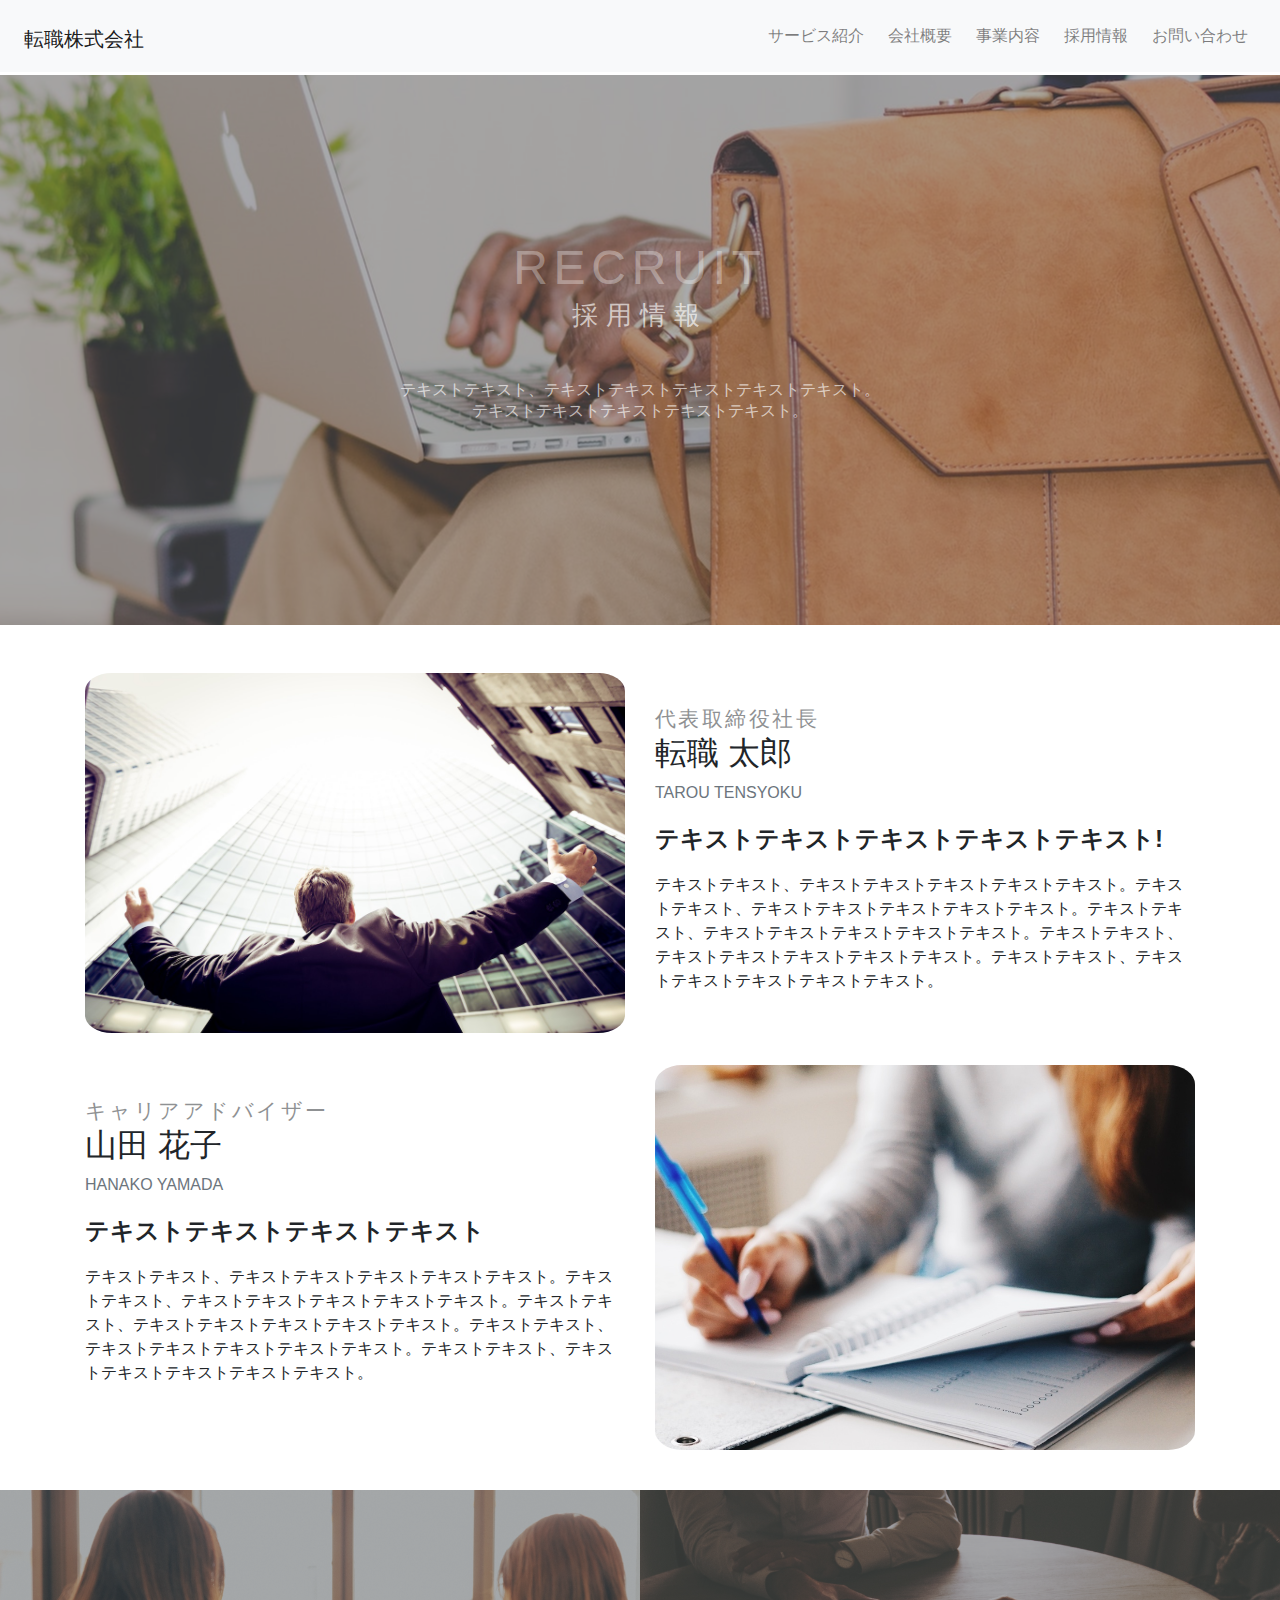
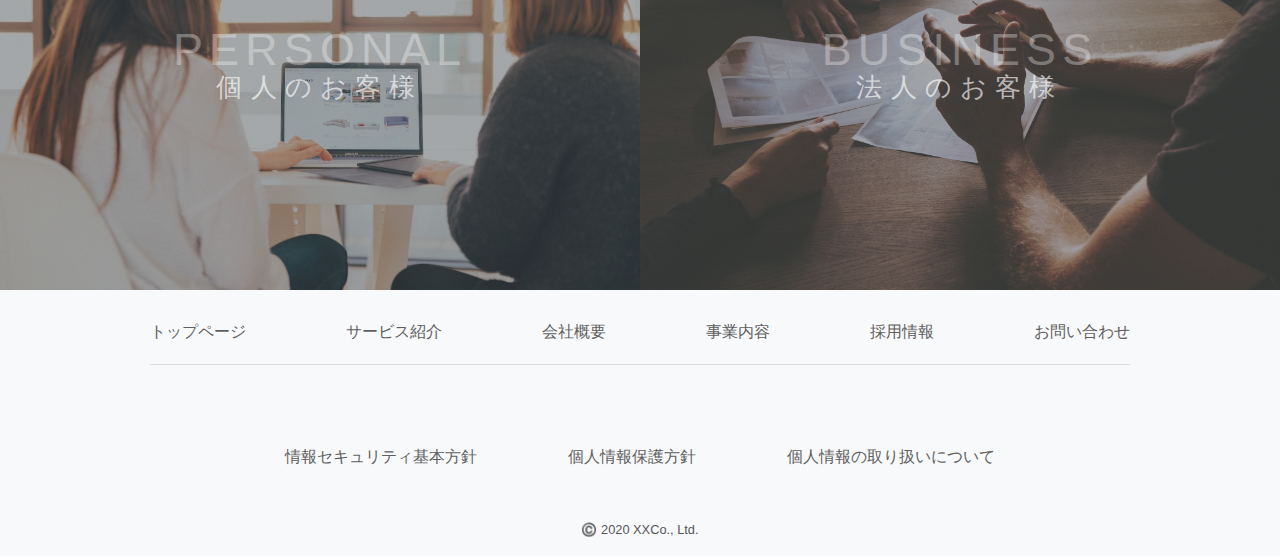
<file: recruit.html>
<!doctype html>
<html lang="ja">
  <head>
    <!-- Required meta tags -->
    <meta charset="utf-8">
    <meta name="viewport" content="width=device-width, initial-scale=1, shrink-to-fit=no">
    <meta name="description" content="web制作エンジニア ミモミのポートフォリオです。このサイトでは架空コーポレートサイトを示しています。">
    <meta name="author" content="MIMOMI.">
    <meta name="keywords" content="みもみ,MIMOMI.,ポートフォリオ,portfolio,okinawa,coder,web制作,架空コーポレートサイト制作">
    
    <!-- Bootstrap CSS -->
    <link rel="stylesheet" href="https://stackpath.bootstrapcdn.com/bootstrap/4.4.1/css/bootstrap.min.css" integrity="sha384-Vkoo8x4CGsO3+Hhxv8T/Q5PaXtkKtu6ug5TOeNV6gBiFeWPGFN9MuhOf23Q9Ifjh" crossorigin="anonymous">

    <!-- FontAwesome -->
  <link rel="stylesheet" href="https://use.fontawesome.com/releases/v5.7.2/css/all.css" integrity="sha384-fnmOCqbTlWIlj8LyTjo7mOUStjsKC4pOpQbqyi7RrhN7udi9RwhKkMHpvLbHG9Sr" crossorigin="anonymous">

    <link rel="stylesheet" type="text/css" href="style.css">
    <title>転職株式会社</title>
  </head>
  <body>
    <!-- ナビ -->
    <nav class="navbar navbar-expand-lg navbar-light bg-light fixed-top">
      <h1><a class="navbar-brand ml-2" href="./index.html">転職株式会社</a></h1>
      <button class="navbar-toggler" type="button" data-toggle="collapse" data-target="#navbarSupportedContent" aria-controls="navbarSupportedContent" aria-expanded="false" aria-label="Toggle navigation">
        <span class="navbar-toggler-icon"></span>
      </button>
    
      <div class="collapse navbar-collapse" id="navbarSupportedContent">
        <ul class="navbar-nav ml-auto">
          <li class="nav-item pr-2">
            <a class="nav-link" href="./service.html">サービス紹介</a>
          </li>
          <li class="nav-item pr-2">
            <a class="nav-link" href="./about.html">会社概要</a>
          </li>
          <li class="nav-item pr-2">
            <a class="nav-link" href="./organization.html">事業内容</a>
          </li>
          <li class="nav-item pr-2">
            <a class="nav-link" href="./recruit.html">採用情報</a>
          </li>
          <li class="nav-item pr-2">
            <a class="nav-link" href="./contact.html">お問い合わせ</a>
          </li>
        </ul>
      </div>
    </nav>
    <div class="recruit">
      <div class="picbox3-wrap mb-5">
        <div class="picbox3 picbox-text">
          <a href="./recruit.html">
            <div class="title-wrap">
              <p class="title">RECRUIT</p>
              <h2 class="title-ja">採用情報</h2>
              <p>テキストテキスト、テキストテキストテキストテキストテキスト。
                <br>
                テキストテキストテキストテキストテキスト。</p>
            </div>
          </a>
        </div>
      </div>
      <!-- メッセージ -->
      <section class="greeting">
        <div class="container content-wrapper mb-3">
          <div class="row">
            <figure class="col-lg-6"><img src="./img/greeting01.jpg" class="greeting-img" alt=""></figure>
            <div class="col-lg-6 greeting-text">
              <p class="position">代表取締役社長</p>
              <h4>転職  太郎</h4>
              <p class="text-secondary font-weight-lighter">TAROU TENSYOKU</p>
              <p><strong>テキストテキストテキストテキストテキスト!</strong></p>
              <p>テキストテキスト、テキストテキストテキストテキストテキスト。テキストテキスト、テキストテキストテキストテキストテキスト。テキストテキスト、テキストテキストテキストテキストテキスト。テキストテキスト、テキストテキストテキストテキストテキスト。テキストテキスト、テキストテキストテキストテキストテキスト。</p>
            </div>
          </div>
        </div>
        <div class="container content-wrapper greeting-wrap mb-4">
          <div class="row">
            <figure class="col-lg-6"><img src="./img/greeting02.jpg" class="greeting-img" alt=""></figure>
            <div class="col-lg-6 greeting-text">
              <p class="position">キャリアアドバイザー</p>
              <h4>山田  花子</h4>
              <p class="text-secondary font-weight-lighter">HANAKO YAMADA</p>
              <p><strong>テキストテキストテキストテキスト</strong></p>
              <p>テキストテキスト、テキストテキストテキストテキストテキスト。テキストテキスト、テキストテキストテキストテキストテキスト。テキストテキスト、テキストテキストテキストテキストテキスト。テキストテキスト、テキストテキストテキストテキストテキスト。テキストテキスト、テキストテキストテキストテキストテキスト。</p>
            </div>
          </div>
        </div>
      </section>
      <!-- 採用 -->
      <div class="picbox1-wrap">
        <ul class="picbox1">
          <li class="service-box">
          <ul>
            <li class="picbox-child picbox-quarter picbox-text personal">
              <a href="./service.html">
                <div class="title-wrap">
                  <p class="title">PERSONAL</p>
                  <h2 class="title-ja">個人のお客様</h2>
                </div>
              </a>
            </li>
            <li class="picbox-child picbox-quarter picbox-text business">
              <a href="./service.html">
                <div class="title-wrap">
                  <p class="title">BUSINESS</p>
                  <h2 class="title-ja">法人のお客様</h2>
                </div>
              </a>
            </li>
          </ul>
        </li>
      </ul>
      </div>
      <!-- フッター -->
      <footer>
        <div class="footer-wrap">
          <ul>
            <li><a href="./index.html">トップページ</a></li>
            <li><a href="./service.html">サービス紹介</a></li>
            <li><a href="./about.html">会社概要</a></li>
            <li><a href="./organization.html">事業内容</a></li>
            <li><a href="./recruit.html">採用情報</a></li>
            <li><a href="./contact.html">お問い合わせ</a></li>
          </ul>
        </div>
        <div class="footer-compliance">
          <ul>
            <li><a href="#">情報セキュリティ基本方針</a></li>
            <li><a href="#">個人情報保護方針</a></li>
            <li><a href="#">個人情報の取り扱いについて</a></li>
          </ul>
        </div> 
        <div class="copylight">
          <p><small lang="en"> ©️ 2020 XXCo., Ltd.</small></p>
        </div>
      </footer>
    </div>



</body>
<!-- Optional JavaScript -->
<!-- jQuery first, then Popper.js, then Bootstrap JS -->
<script src="https://code.jquery.com/jquery-3.4.1.slim.min.js" integrity="sha384-J6qa4849blE2+poT4WnyKhv5vZF5SrPo0iEjwBvKU7imGFAV0wwj1yYfoRSJoZ+n" crossorigin="anonymous"></script>
<script src="https://cdn.jsdelivr.net/npm/popper.js@1.16.0/dist/umd/popper.min.js" integrity="sha384-Q6E9RHvbIyZFJoft+2mJbHaEWldlvI9IOYy5n3zV9zzTtmI3UksdQRVvoxMfooAo" crossorigin="anonymous"></script>
<script src="https://stackpath.bootstrapcdn.com/bootstrap/4.4.1/js/bootstrap.min.js" integrity="sha384-wfSDF2E50Y2D1uUdj0O3uMBJnjuUD4Ih7YwaYd1iqfktj0Uod8GCExl3Og8ifwB6" crossorigin="anonymous"></script>
</body>
</html>
</file>
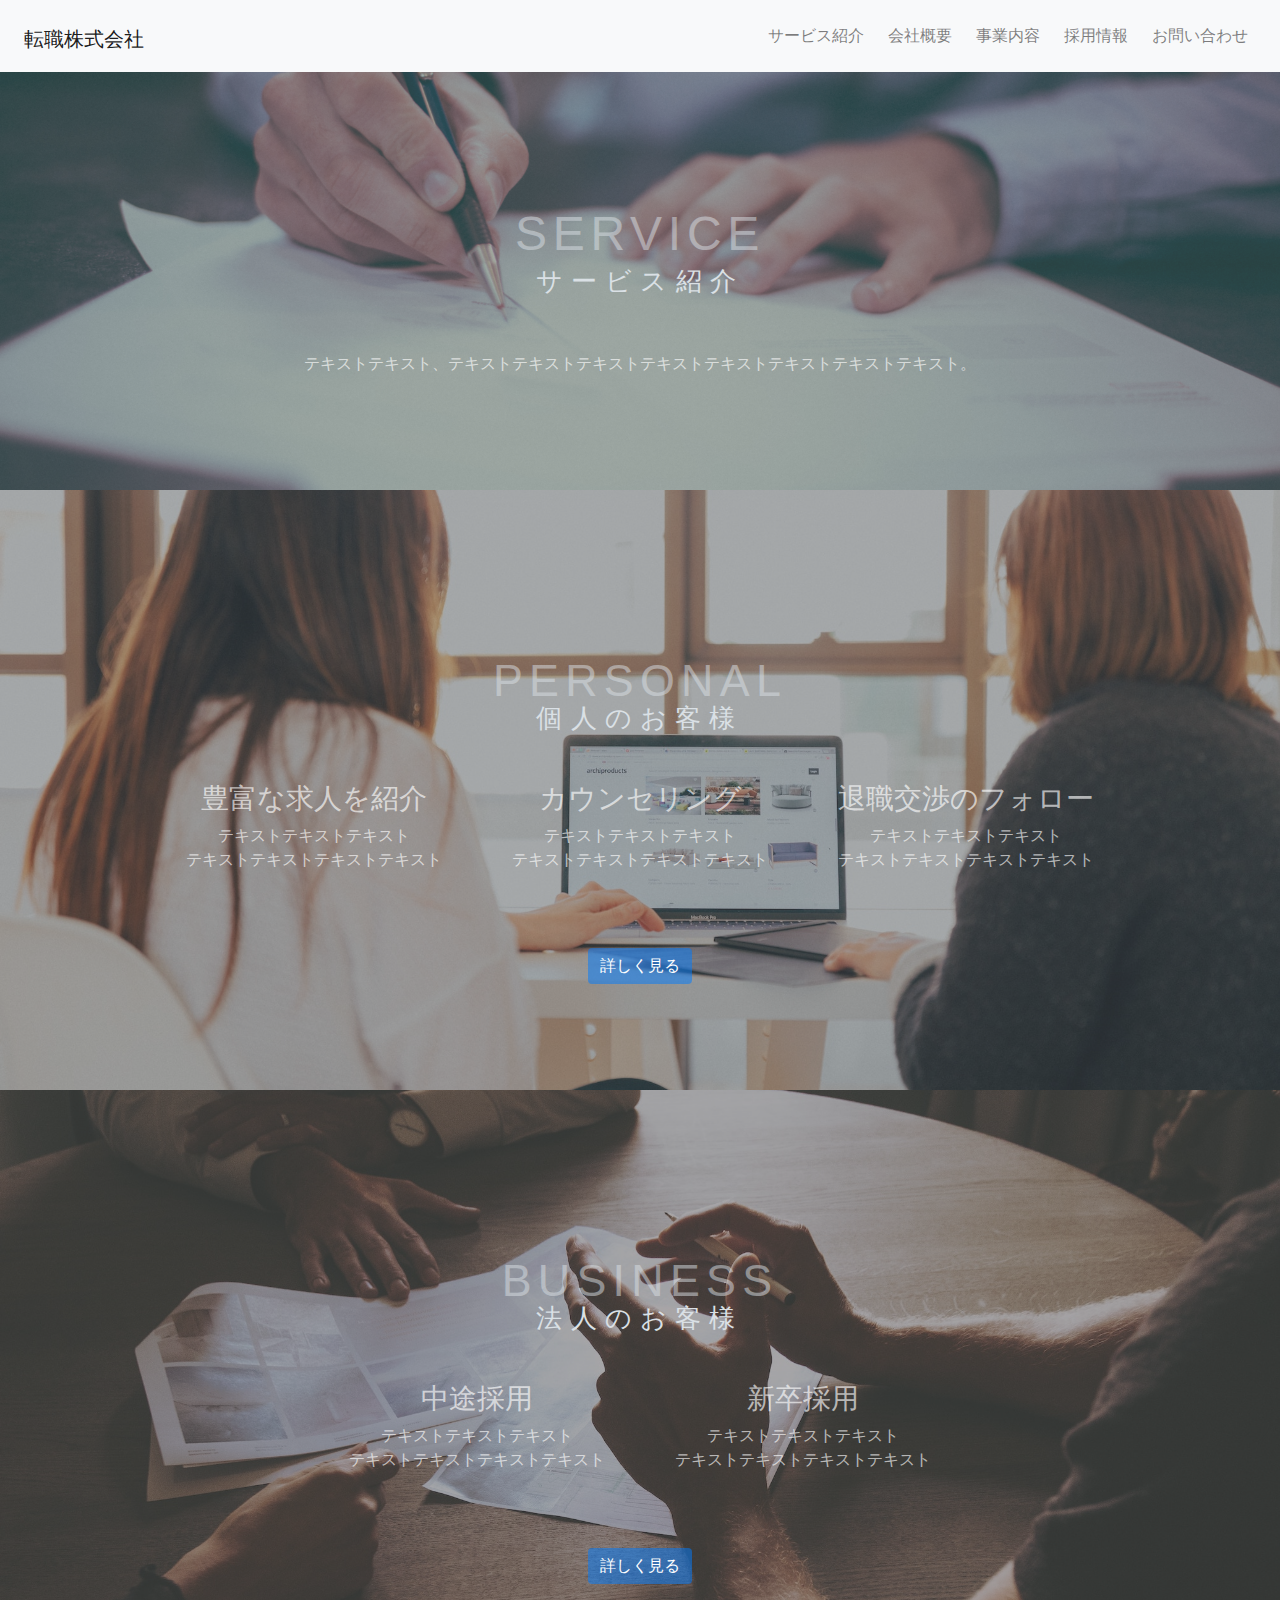
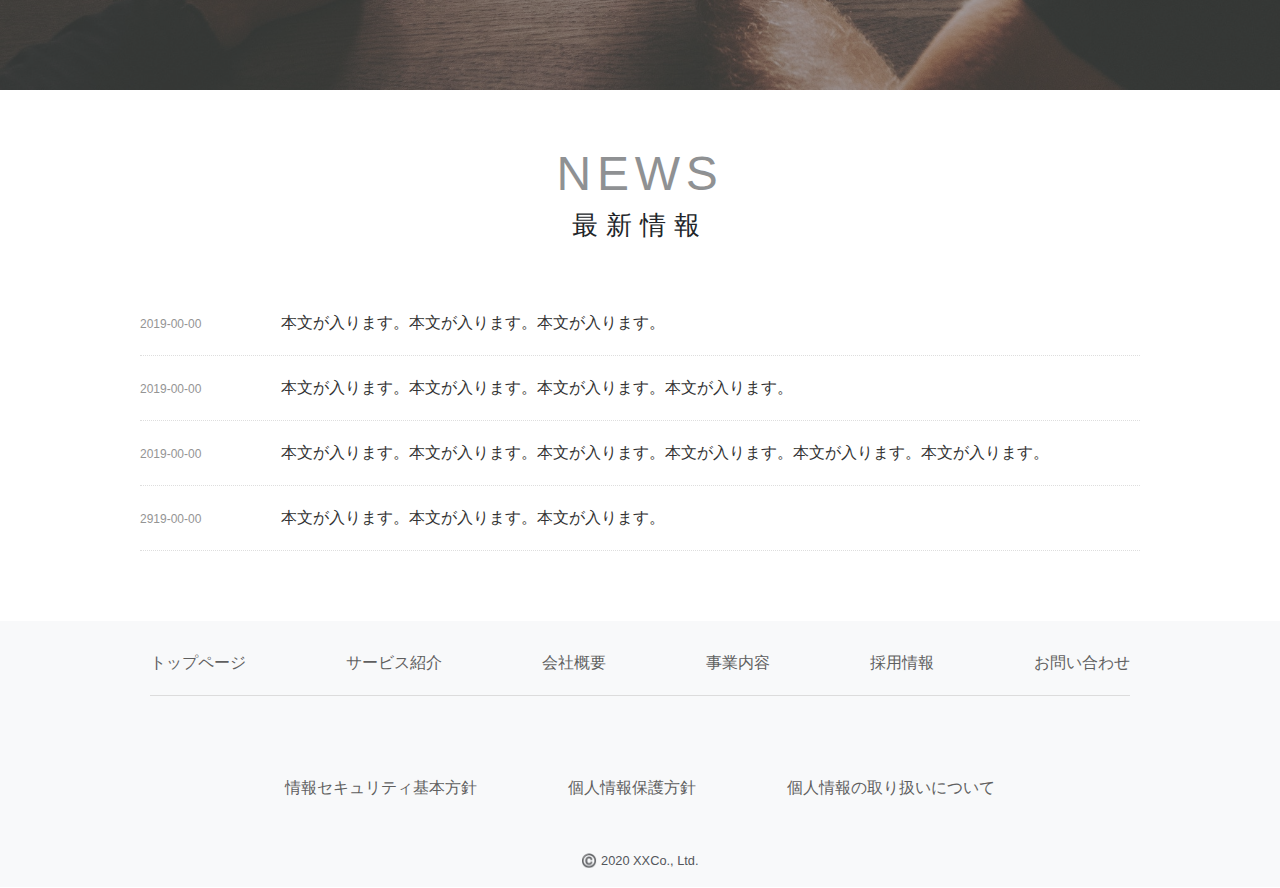
<file: service.html>
<!doctype html>
<html lang="ja">
  <head>
    <!-- Required meta tags -->
    <meta charset="utf-8">
    <meta name="viewport" content="width=device-width, initial-scale=1, shrink-to-fit=no">
    <meta name="description" content="web制作エンジニア ミモミのポートフォリオです。このサイトでは架空コーポレートサイトを示しています。">
    <meta name="author" content="MIMOMI.">
    <meta name="keywords" content="みもみ,MIMOMI.,ポートフォリオ,portfolio,okinawa,coder,web制作,架空コーポレートサイト制作">
    
    <!-- Bootstrap CSS -->
    <link rel="stylesheet" href="https://stackpath.bootstrapcdn.com/bootstrap/4.4.1/css/bootstrap.min.css" integrity="sha384-Vkoo8x4CGsO3+Hhxv8T/Q5PaXtkKtu6ug5TOeNV6gBiFeWPGFN9MuhOf23Q9Ifjh" crossorigin="anonymous">

    <!-- FontAwesome -->
  <link rel="stylesheet" href="https://use.fontawesome.com/releases/v5.7.2/css/all.css" integrity="sha384-fnmOCqbTlWIlj8LyTjo7mOUStjsKC4pOpQbqyi7RrhN7udi9RwhKkMHpvLbHG9Sr" crossorigin="anonymous">

    <link rel="stylesheet" type="text/css" href="style.css">
    <title>転職株式会社</title>
  </head>
  <body id="service">
    <nav class="navbar navbar-expand-lg navbar-light bg-light fixed-top">
      <h1><a class="navbar-brand ml-2" href="./index.html">転職株式会社</a></h1>
      <button class="navbar-toggler" type="button" data-toggle="collapse" data-target="#navbarSupportedContent" aria-controls="navbarSupportedContent" aria-expanded="false" aria-label="Toggle navigation">
        <span class="navbar-toggler-icon"></span>
      </button>
      <div class="collapse navbar-collapse" id="navbarSupportedContent">
        <ul class="navbar-nav ml-auto">
          <li class="nav-item pr-2">
            <a class="nav-link" href="./service.htm">サービス紹介</a>
          </li>
          <li class="nav-item pr-2">
            <a class="nav-link" href="./about.html">会社概要</a>
          </li>
          <li class="nav-item pr-2">
            <a class="nav-link" href="./organization.html">事業内容</a>
          </li>
          <li class="nav-item pr-2">
            <a class="nav-link" href="./recruit.html">採用情報</a>
          </li>
          <li class="nav-item pr-2">
            <a class="nav-link" href="./contact.html">お問い合わせ</a>
          </li>
        </ul>
      </div>
    </nav>
    <!-- サービス紹介 -->
    <div class="picbox1-wrap">
      <ul class="picbox1">
        <li class="service-box">
          <ul>
            <li class="picbox-child picbox-full picbox-text service">
              <a href="#">
                <div class="title-wrap">
                  <p class="title">SERVICE</p>
                  <h2 class="title-ja">サービス紹介</h2>
                </div>
                <p class="about-service">テキストテキスト、テキストテキストテキストテキストテキストテキストテキストテキスト。</p>
              </a>
            </li>
            <li class="picbox-child picbox-quarter picbox-text personal">
              <a href="./service.html">
                <div class="title-wrap">
                  <p class="title">PERSONAL</p>
                  <h2 class="title-ja">個人のお客様</h2>
                </div>
                <div class="col-md-10 text-center personal-list">
                  <ul class="d-flex">
                    <li>
                      <h3>豊富な求人を紹介</h3>
                      <p>テキストテキストテキスト
                        <br>
                        テキストテキストテキストテキスト
                      </p>
                      <i class="far fa-file-alt fa-4x"></i>
                    </li>
                    <li>
                      <h3>カウンセリング</h3>
                      <p>テキストテキストテキスト
                        <br>
                        テキストテキストテキストテキスト
                      </p>
                      <i class="fas fa-user-friends fa-4x"></i>
                    </li>
                    <li>
                      <h3>退職交渉のフォロー</h3>
                      <p>テキストテキストテキスト
                        <br>
                        テキストテキストテキストテキスト
                      </p>
                      <i class="far fa-handshake fa-4x"></i>
                    </li>
                  </ul>
                </div>
                <button type="button" class="btn btn-primary btn-md">詳しく見る</button>
              </a>
            </li>
            <li class="picbox-child picbox-quarter picbox-text business">
              <a href="./service.html">
                <div class="title-wrap">
                  <p class="title">BUSINESS</p>
                  <h2 class="title-ja">法人のお客様</h2>
                </div>
                <div class="col-8 text-center business-list">
                  <ul class="d-flex justify-content-center">
                    <li>
                      <h3>中途採用</h3>
                      <p>テキストテキストテキスト
                        <br>
                        テキストテキストテキストテキスト
                      </p>
                      <i class="fas fa-user-tie fa-4x"></i>
                    </li>
                    <li>
                      <h3>新卒採用</h3>
                      <p>テキストテキストテキスト
                        <br>
                        テキストテキストテキストテキスト
                      </p>
                      <i class="fas fa-user-graduate fa-4x"></i>
                    </li>
                  </ul>
                </div>
                <button type="button" class="btn btn-primary btn-md">詳しく見る</button>
              </a>
            </li>
          </ul>
        </li>
      </ul>
    </div>
    <!-- NEWS -->
    <div class="news">
      <div class="content-wrapper">
        <div class="text-center pt-5">
          <p class=" title">NEWS</p>
          <h2 class="title-ja">最新情報</h2>
        </div>
        <ul>
          <li><a href="#"><time>2019-00-00</time>本文が入ります。本文が入ります。本文が入ります。</a></li>
          <li><a href="#"><time>2019-00-00</time>本文が入ります。本文が入ります。本文が入ります。本文が入ります。</a></li>
          <li><a href="#"><time>2019-00-00</time>本文が入ります。本文が入ります。本文が入ります。本文が入ります。本文が入ります。本文が入ります。</a></li>
          <li><a href="#"><time>2919-00-00</time>本文が入ります。本文が入ります。本文が入ります。</a></li>
        </ul>
      </div>
    </div>
    <!-- フッター -->
    <footer>
      <div class="footer-wrap">
        <ul>
          <li><a href="./index.html">トップページ</a></li>
          <li><a href="./service.html">サービス紹介</a></li>
          <li><a href="./about.html">会社概要</a></li>
          <li><a href="./organization.html">事業内容</a></li>
          <li><a href="./recruit.html">採用情報</a></li>
          <li><a href="./contact.html">お問い合わせ</a></li>
        </ul>
      </div>
      <div class="footer-compliance">
        <ul>
          <li><a href="#">情報セキュリティ基本方針</a></li>
          <li><a href="#">個人情報保護方針</a></li>
          <li><a href="#">個人情報の取り扱いについて</a></li>
        </ul>
      </div> 
      <div class="copylight">
        <p><small lang="en"> ©️ 2020 XXCo., Ltd.</small></p>
      </div>
    </footer>

    <!-- Optional JavaScript -->
    <!-- jQuery first, then Popper.js, then Bootstrap JS -->
    <script src="https://code.jquery.com/jquery-3.4.1.slim.min.js" integrity="sha384-J6qa4849blE2+poT4WnyKhv5vZF5SrPo0iEjwBvKU7imGFAV0wwj1yYfoRSJoZ+n" crossorigin="anonymous"></script>
    <script src="https://cdn.jsdelivr.net/npm/popper.js@1.16.0/dist/umd/popper.min.js" integrity="sha384-Q6E9RHvbIyZFJoft+2mJbHaEWldlvI9IOYy5n3zV9zzTtmI3UksdQRVvoxMfooAo" crossorigin="anonymous"></script>
    <script src="https://stackpath.bootstrapcdn.com/bootstrap/4.4.1/js/bootstrap.min.js" integrity="sha384-wfSDF2E50Y2D1uUdj0O3uMBJnjuUD4Ih7YwaYd1iqfktj0Uod8GCExl3Og8ifwB6" crossorigin="anonymous"></script>
  </body>
</html>
</file>
<file: style.css>
@charset "utf-8";

/* 共通 */
* {
  margin: 0;
  padding: 0;
}

h1, h2, h3, h4, h5, h6 {
  font-weight: normal;
}

a {
  color: #222;
  text-decoration: none;
  transition: all .3s;
}

a:hover {
  color: #868686;
  text-decoration: none;
}

li, ol, ul {
  list-style: none;
}

.navbar-light .navbar-nav .nav-link:focus,
.navbar-light .navbar-nav .nav-link:hover {
  color: rgba(0, 123, 255, 0.60);
}

.container-fluid {
  padding: 0;
}

.title {
  margin: 0;
  opacity: .5;
  font-weight: 200;
  font-size: 3rem;
  letter-spacing: 0.12em;
}
.title-ja {
  margin-bottom: 50px;
  font-size: 1.6rem;
  font-weight: normal;
  letter-spacing: 0.32em;
}

/* カルーセル（TOPのスライドするところ） */
.carousel-inner img {
  background: rgba(153, 148, 148, 0.5);
}

.carousel-caption {
  position: absolute;
  top: 44%;
  right: 15%;
  bottom: 0;
  left: 15%;
  z-index: 10;
  padding: 0;
  color: #fff;
}

.carousel-inner h5 {
  font-size: 5rem;
  border-radius: 5px;
  background-color: rgba(222, 226, 230, 0.47);
  text-align: center;
}

/* 当社の強み */
.strength {
  margin-bottom: 90px;
}

.strength-reason {
  line-height: 2;
}

/* 働き方インタビュー */
.interview {
  background-color: rgb(248, 249, 250)!important;
}

.comment {
  justify-content: center;
  margin: 0;
}

.comment1 {
  padding: 0 45px;
}

.comment-wrap img {
  width: 400px;
  border-radius: 15px;
}

.comment-wrap {
  width: 100%;
  margin: 0 auto;
  display: table-caption;
  cursor : pointer;
}

.comment-wrap:hover {
  opacity: .7;
}

.comment-text {
  position: relative;
  top: -120px;
  width: 400px;
  background-color: rgba(128, 128, 128, 0.43);
  height: 120px;
  padding: 10px 20px;
  border-bottom-right-radius: 15px;
  border-bottom-left-radius: 15px;
}

.comment-text p:last-child{
  margin: 0;
  padding: 5px 18px;
  font-size: 14px;
  color: white;
  text-align: left;
}

.classification {
  width: fit-content;
  padding: .2rem;
  margin: 5px 20px;
  color: #fff;
  border-radius: 5px;
  background-color: rgba(0, 123, 255, 0.5);
}

.btn {
  position: relative;
  top: -70px;
  display: block;
  margin: 0 auto;
  border: none;
  background-color: rgba(0, 123, 255, 0.51);
}


/* サービス紹介と会社概要 */
.picbox1 {
  width: 100%;
  margin: 0;
  overflow: hidden;
  zoom: 1;
  background: #53565a;
  position: relative;
}

/* picbox共通のテキスト */
.picbox-text a {
  position: absolute;
  top: 0;
  right: 0;
  bottom: 0;
  left: 0;
  height: 100%;
  color: rgba(255, 255, 255, 0.65);
  display: flex;
  flex-flow: column;
  align-items: center;
  justify-content: center;
  z-index: 1;
}

/* サービス */
.picbox1 .service-box {
  float: left;
  width: 50%;
  overflow: hidden;
}

.picbox1 .service-box ul {
  zoom: 1;
}

.picbox1 .service {
  float: left;
}

.picbox1 .service:after {
  background: url(./img/service.jpg) no-repeat center center;
  background-size: cover;
  opacity: .5;
}

.picbox1 .picbox-full {
  width: 100%;
}

.picbox1 .picbox-child {
  overflow: hidden;
  position: relative;
  vertical-align: top;
}

.picbox1 .picbox-full:before {
  content: "";
  display: block;
  width: 100%;
  padding-top: 38.28125%;
}

.picbox1 .picbox-child:after {
  position: absolute;
  top: 0;
  content: "";
  width: 100%;
  height: 100%;
  display: block;
  transition: all .7s ease-out;
}

.picbox1 .picbox-child:hover:after {
  transform: scale(1.05);
  opacity: 0.85;
}

.picbox1 .title-wrap {
  margin-top: 0;
  margin-bottom: 0;
}

.title-wrap {
  margin-top: 45px;
  margin-bottom: 70px;
  text-align: center;
  line-height: 1.3;
}

/* 個人のお客様 */
.picbox1 .personal {
  float: left;
}

.picbox1 .picbox-quarter {
  width: 50%;
}

.picbox1 .picbox-child {
  overflow: hidden;
  position: relative;
  vertical-align: top;
}

.picbox1 .picbox-quarter:before {
  content: "";
  display: block;
  width: 100%;
  padding-top: 112.5625%;
}

.picbox1 .personal:after {
  background: url(./img/personal.jpg) no-repeat center center;
  background-size: cover;
  opacity: .5;
}

.picbox1 .picbox-quarter .title {
  font-size: 2.8rem;
  line-height: 1;
  letter-spacing: .14em;
}

/* 法人のお客様 */
.picbox1 .business {
  float: left;
}

.picbox1 .business:after {
  background: url(./img/business.jpg) no-repeat center center;
  background-size: cover;
  opacity: .5;
}

/* 会社情報 */
.picbox1 .corporate {
  float: left;
}

.picbox1 .picbox-half {
  width: 50%;
}

.picbox1 .picbox-high:before {
  content: "";
  display: block;
  width: 100%;
  padding-top: 94.563%;
}

.picbox1 .corporate:after {
  background: url(./img/corporate01.jpg) no-repeat center center;
  background-size: cover;
  opacity: .5;
}

/* 事業紹介 */
.picbox2 {
  width: 100%;
  height: 550px;
  overflow: hidden;
  background: #53565a;
  position: relative;
}

.picbox2:before {
  content: "";
  display: block;
  width: 100%;
  padding-top: 38.28125vw;
}

.picbox2:after {
  position: absolute;
  top: 0;
  content: "";
  width: 100%;
  height: 100%;
  display: block;
  transition: all .7s ease-out;
  background: url(./img/organization.jpg) no-repeat center center;
  opacity: .5;
}

.picbox2:hover:after {
  transform: scale(1.05);
  opacity: 0.85;
}

/* 採用情報 */
.picbox3 {
  width: 100%;
  height: 550px;
  overflow: hidden;
  background: #53565a;
  position: relative;
}

.picbox3:before {
  content: "";
  display: block;
  width: 100%;
  padding-top: 38.28125vw;
}

.picbox3:after {
  position: absolute;
  top: 0;
  content: "";
  width: 100%;
  height: 100%;
  display: block;
  transition: all .7s ease-out;
  background: url(./img/recruit.jpg) no-repeat center center;
  opacity: .5;
}

.picbox3:hover:after {
  transform: scale(1.05);
  opacity: 0.85;
}

/* ニュース */
.news .content-wrapper,
.blog .content-wrapper {
  max-width: 1000px;
  margin: 0 auto;
  margin-bottom: 70px;
}

.news .content-wrapper li {
  padding-top: 20px;
  padding-bottom: 20px;
  border-bottom: dotted 1px #dedede;
}

.news .content-wrapper li a {
  color: #333;
}

.news .content-wrapper li a:hover {
  opacity: 0.6;
}

.news .content-wrapper li time {
  margin-right: 80px;
  padding-right: 0px;
  font-size: 0.75em;
  color: #949494;
}

/* ブログ */
.blog .btn {
  position: inherit;
  top: 0;
}

/* フッター */
footer {
  width: 100%;
  background-color: rgb(248, 249, 250);
}

.footer-wrap {
  max-width: 980px;
  margin: 2rem auto;
  overflow: hidden;
}

.footer-wrap ul {
  display: flex;
  justify-content: space-between;
  margin-top: 30px;
  padding-bottom: 20px;
  border-bottom: 1px solid #dcdcdc;
}

.footer-compliance ul {
  display: flex;
  justify-content: space-around;
  max-width: 800px;
  margin: 4rem auto 2rem auto;
}

.footer-wrap a,
.footer-compliance a{
  color: #5f5f5f;
}

.copylight {
  height: 55px;
}

.copylight p {
  margin: 0;
  text-align: center;
  line-height: 55px;
  color: #53565a;
}

/* -----------service.htmlのスタイル----------- */
#service .picbox1 .service-box {
  width: 100%;
}

#service .picbox1 .service {
  float: none;
}

#service .about-service {
  position: relative;
  top: 55px;
}

#service .picbox1 .picbox-quarter {
  width: 100%;
  height: 600px;
}

#service .picbox1 .personal {
  float: none;
}

#service .title-wrap {
  position: relative;
  top: 12px;
  color: #dae0e5;
}

#service .service .title-wrap {
  top: 50px;
}

#service .personal-list,
#service .business-list {
  display: contents;
}

.personal-list ul {
  justify-content: center;
}

#service .personal-list li,
#service .business-list li {
  padding: 10px 35px;
}

#service .btn {
  top:50px
}

/* -----------about.htmlのスタイル----------- */
.about {
  position: relative;
  top: 150px;
}

.table-borderless tr {
  height: 80px;
}

.table-borderless tr:not(:last-child) {
  border-bottom: 1px solid #d9d9d6;
}

.table-borderless .table-th {
  width: 40%;
}

.about .footer-wrap {
  margin: 0 auto;
}

/* -----------organization.htmlのスタイル----------- */
.organization {
  position: relative;
  top: 74px;
}

/* -----------recruit.htmlのスタイル----------- */
.recruit {
  position: relative;
  top: 75px;
}

.greeting-img {
  width: 100%;
  border-radius: 5%;
}

.greeting .greeting-text {
  padding-top: 30px;
}

.greeting .position {
  margin: 0;
  opacity: .5;
  font-size: 1.3rem;
  letter-spacing: 0.12em;
}

.greeting h4 {
  font-size: 2rem;
}

.greeting strong {
  font-size: 1.5rem;
}

.recruit .picbox1 .service-box {
  width: 100%;
}

.recruit .picbox1 .service {
  width: 100%;
}

.recruit .picbox1 .picbox-full {
  width: 100%;
}

.recruit .picbox1 .picbox-quarter {
  width: 50%;
  height: 400px;
}

.greeting-wrap {
  display: flex;
  margin-bottom: 30px;
}

.greeting-wrap .row {
  flex-direction: row-reverse;
}

.recruit .footer-wrap {
  margin: 0 auto;
}

/* -----------contact.htmlのスタイル----------- */
.contact {
  position: relative;
  top: 100px;
}

.phone:before {
  font-family: "Font Awesome 5 Free";
  content: '\f879';
  font-weight: 900;
  margin-right: 5px;
}

.form-group {
  margin: 0 auto 20px auto;
}

.radio-wrap {
  display: flex;
  justify-content: center;
}

textarea.form-control {
  height: 150px;
}

.contact .btn {
  position: relative;
  top: 0;
}



/* 大デバイス（デスクトップ, 1200px 未満） */
@media (max-width: 1199.98px) {
  .comment1 {
    padding: 0;
  }
  .comment-wrap {
    display: block;
    width: 320px;
  }
  .comment-wrap img {
    width: 320px;
  }
  .comment-text {
    width: 320px;
    margin: 0;
    padding: 5px 7px;
  }
}

/* 中デバイス（タブレット, 992px 未満） */
@media (max-width: 991.98px) {
  .title,
  #service .title {
    font-size: 2rem;
  }
  .title-ja {
    font-size: 1rem;
  }
  .card-group {
    display: block;
  }
  footer {
    padding: 0 20px;
    font-size: 85%;
  }
  /* service.html */
  #service .about-service {
    top: 40px;
    width: 500px;
    text-align: center;
  }
  #service .service-box ul {
    height: fit-content;
    font-size: 70%
  }
  #service .service-box li {
    padding: 10px 20px;
  }
  #service .btn {
    top: 35px;
  }
}

/* 小デバイス（横向きモバイル, 768px 未満） */
@media (max-width: 767.98px) {
  .comment1 {
    padding: 0;
  }
  .comment-wrap {
    display: block;
    height: 355px;
  }
  .interview .btn {
    display: none;
  }
  .news .content-wrapper li {
    margin: 0 20px;
  }
  .picbox1 .service-box {
    width: 100%;
  }
  .picbox1 .service {
    width: 100%;
  }
  .picbox1 .picbox-full {
    width: 100%;
  }
  .picbox1 .picbox-quarter {
    width: 50%;
  }
  .picbox1 .picbox-half {
    width: 100%;
    height: 300px;
  }
  .picbox2, .picbox3 {
    height: 300px;
  }
  .title-wrap {
    margin-bottom: 0;
  }

  /* service.html */
  #service .about-service {
    top: 20px;
  }
  #service .picbox1 .picbox-quarter {
    height: 500px;
  }
  #service .text-center h3 {
    font-size: 20px;
  }

  /* about.html */
  .table-borderless tbody {
    font-size: 1rem;
  }
}

/* 極小デバイス（縦向きモバイル, 576px 未満） */
@media (max-width: 575.98px) {
  .row {
    margin: 0;
  }
  .picbox1 .picbox-quarter .title {
    font-size: 1.8rem;
  }
  .footer-wrap {
    margin: 0;
  }
  .footer-wrap ul {
    display: block;
    padding: 0;
  }
  .footer-wrap li {
    padding-bottom: 20px;
  }
  .footer-compliance ul {
    flex-direction: column;
    margin: 0;
  }
  .footer-compliance li {
    padding: 5px 0;
  }
  /* service.html */
  #service .about-service {
    top: 0;
    width: 300px;
    margin-top: 10px;
    margin-bottom: 0;
  }
  #service .service-box ul {
    flex-direction: column;
  }
  #service .title-wrap {
    top: 30px;
  }
  #service .service-box .btn {
    top: 0;
  }
  #service .picbox1 .service {
    height: 300px;
  }
  #service .service-box .personal {
    height: 610px;
  }
  /* about.html */
  .about .table-borderless th,
  .about .table-borderless td {
  font-size: 76%;
  }
}
</file>
